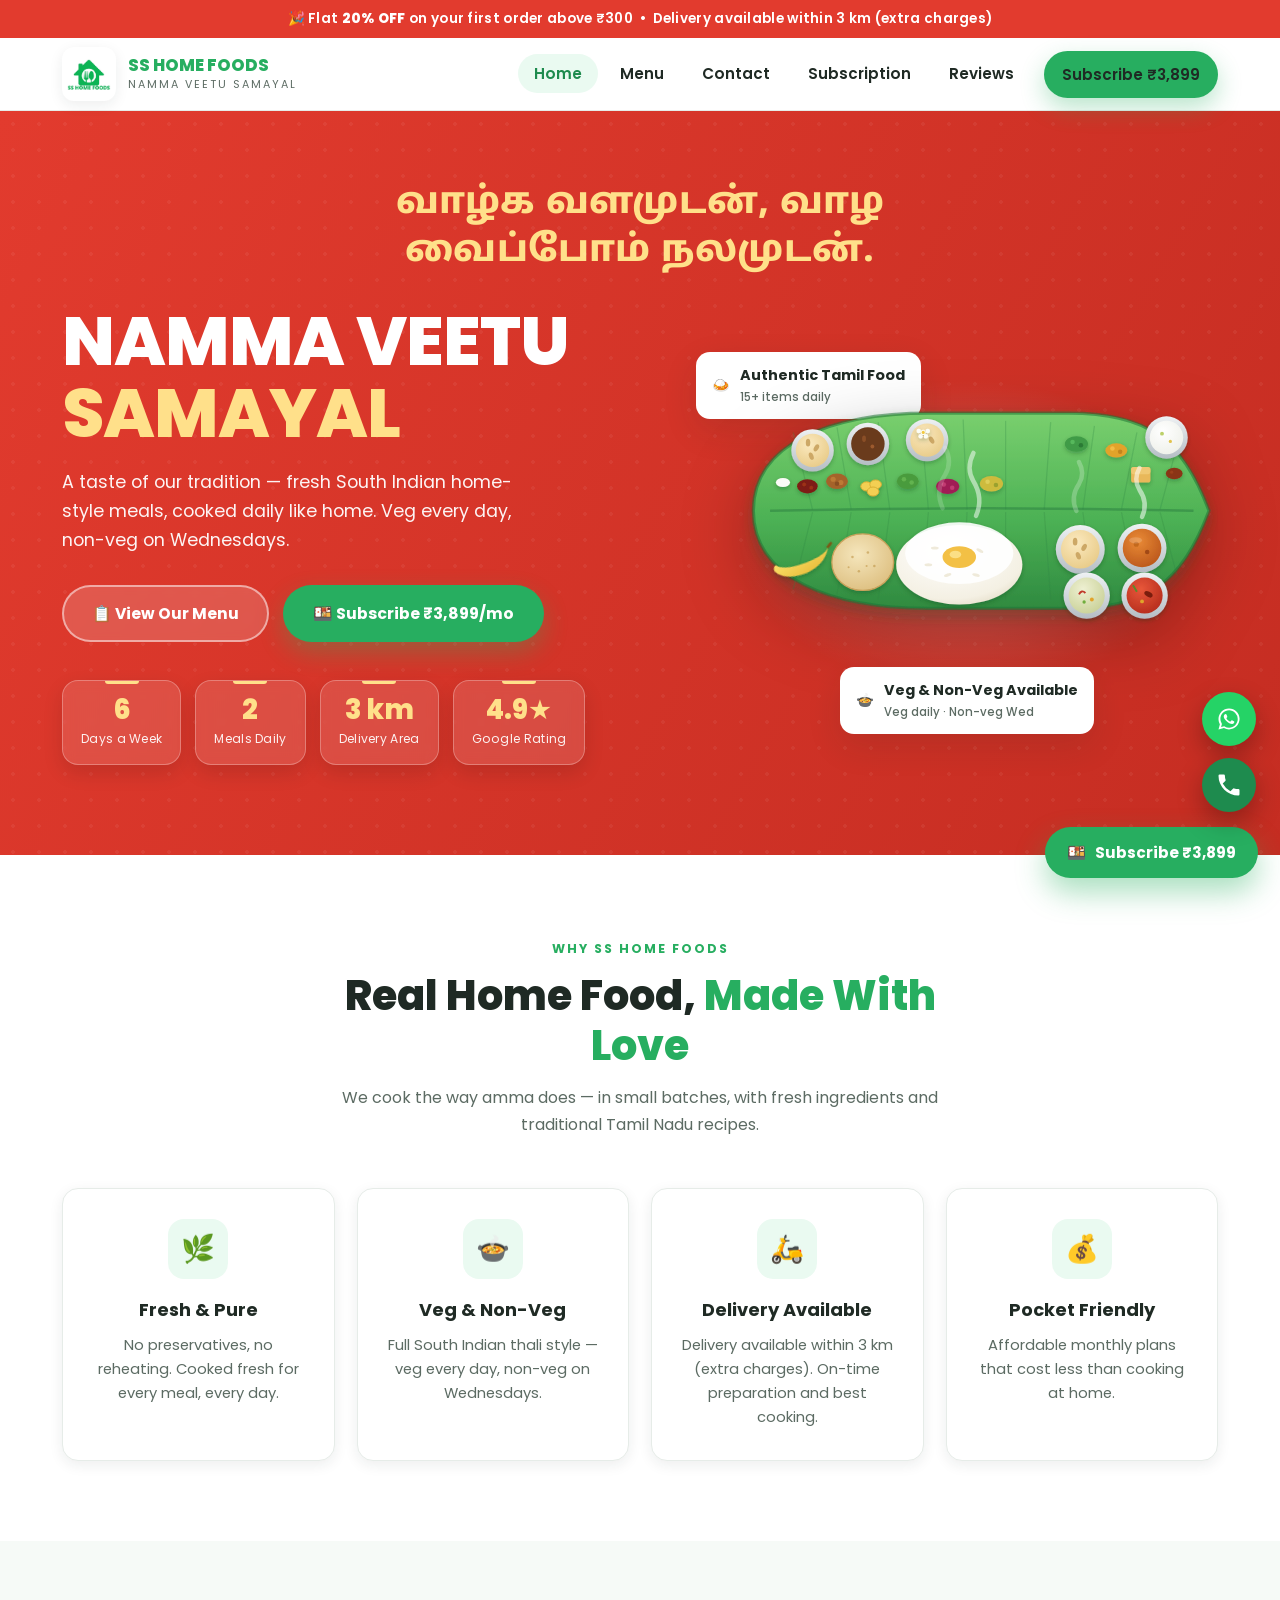
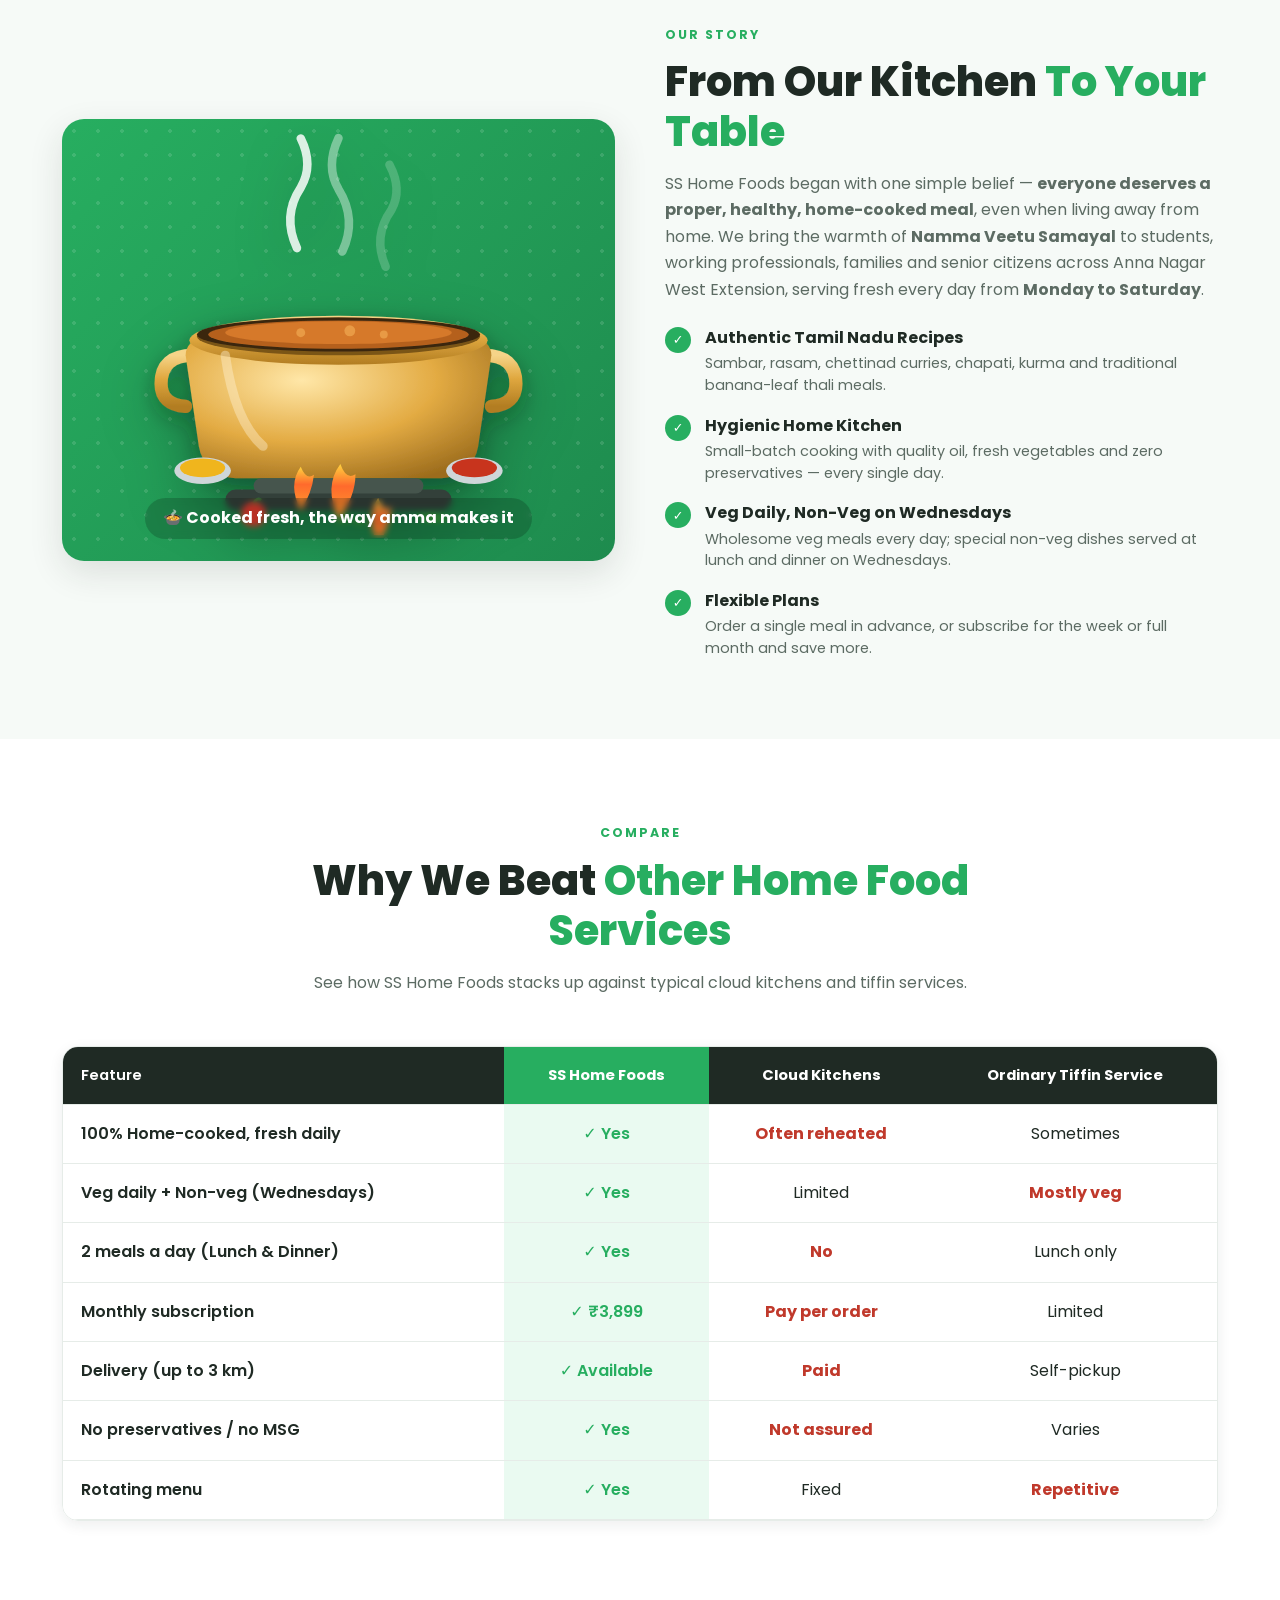
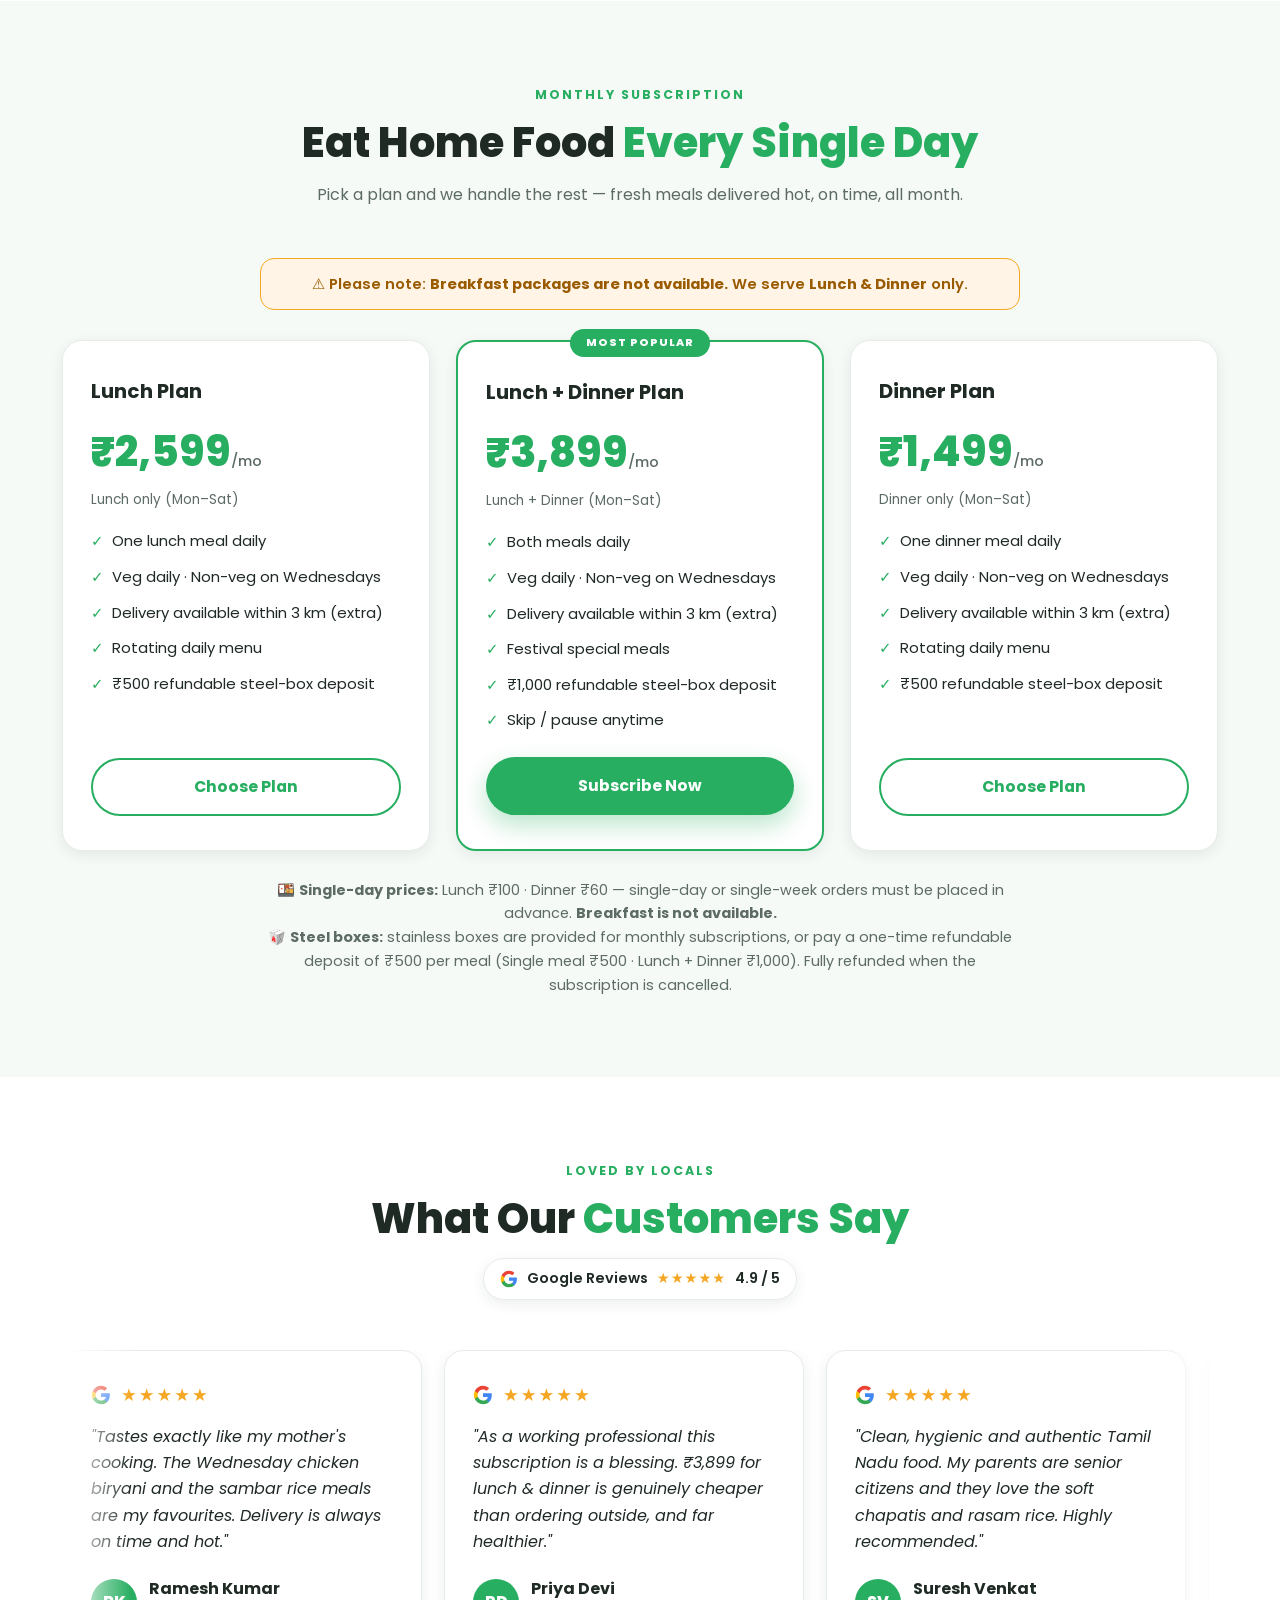
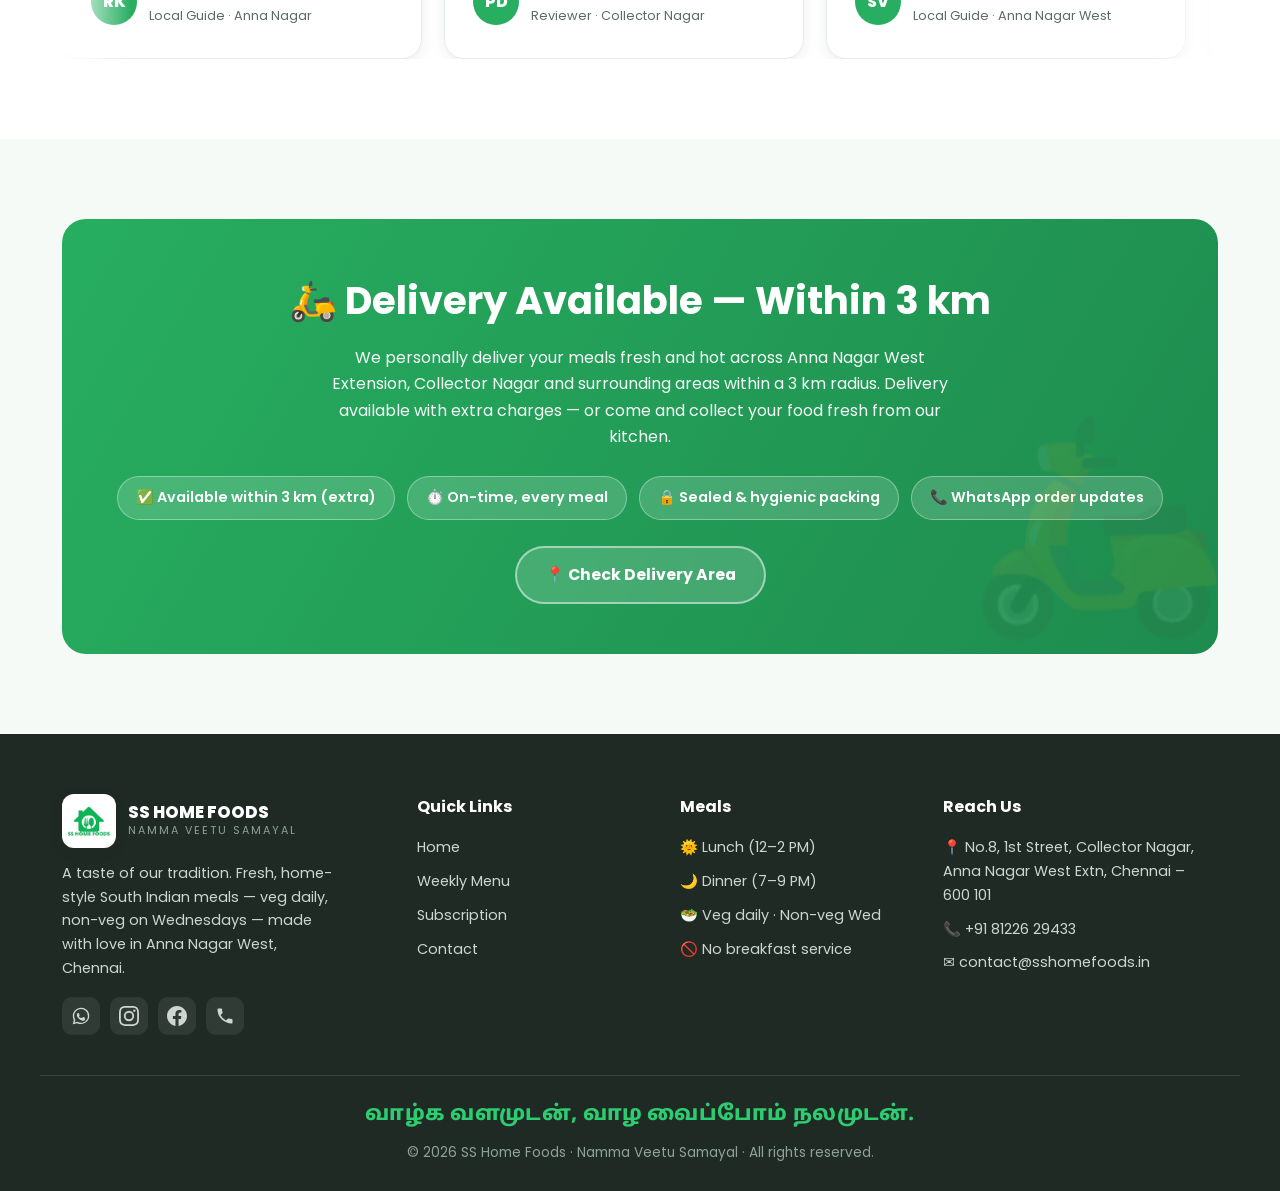
<file: index.html>
<!DOCTYPE html>
<html lang="en">
<head>
  <meta charset="UTF-8" />
  <meta name="viewport" content="width=device-width, initial-scale=1.0" />
  <title>SS Home Foods — Namma Veetu Samayal | Home-Style Indian Meals, Anna Nagar Chennai</title>
  <meta name="description" content="SS Home Foods serves fresh, home-style South Indian veg & non-veg lunch and dinner in Anna Nagar West, Chennai. Monthly meal subscriptions from ₹3,899. Breakfast not available. Delivery available within 3 km (extra charges apply)." />
  <link rel="icon" type="image/jpeg" href="assets/logo.jpeg" />
  <link rel="preconnect" href="https://fonts.googleapis.com" />
  <link rel="preconnect" href="https://fonts.gstatic.com" crossorigin />
  <link href="https://fonts.googleapis.com/css2?family=Noto+Sans+Tamil:wght@600;700;800&family=Poppins:wght@400;500;600;700;800&display=swap" rel="stylesheet" />
  <link rel="stylesheet" href="css/style.css" />
</head>
<body>

  <!-- ================= TOP BAR ================= -->
  <div class="topbar">🎉 Flat <span>20% OFF</span> on your first order above ₹300 &nbsp;•&nbsp; Delivery available within 3 km (extra charges)</div>

  <!-- ================= HEADER ================= -->
  <header class="header">
    <div class="container nav">
      <a class="brand" href="index.html">
        <img src="assets/logo.jpeg" alt="SS Home Foods" />
        <span class="brand-text"><strong>SS HOME FOODS</strong><small>Namma Veetu Samayal</small></span>
      </a>
      <button class="hamburger" id="hamburger" aria-label="Menu"><span></span><span></span><span></span></button>
      <ul class="nav-links" id="navLinks">
        <li><a href="index.html" class="active">Home</a></li>
        <li><a href="menu.html">Menu</a></li>
        <li><a href="contact.html">Contact</a></li>
        <li><a href="#plans">Subscription</a></li>
        <li><a href="#reviews">Reviews</a></li>
        <li class="nav-cta"><a class="btn btn--primary" href="#" data-open-sub>Subscribe ₹3,899</a></li>
      </ul>
    </div>
    <div class="nav-overlay" id="navOverlay"></div>
  </header>

  <!-- ================= HERO ================= -->
  <section class="hero">
    <div class="container">
      <div class="hero-tamil tamil">வாழ்க வளமுடன், வாழ வைப்போம் நலமுடன்.</div>
      <div class="hero-grid">
      <div class="hero-copy">
        <h1>NAMMA VEETU <em>SAMAYAL</em></h1>
        <p class="hero-tag">A taste of our tradition — fresh South Indian home-style meals, cooked daily like home. Veg every day, non-veg on Wednesdays.</p>
        <div class="hero-actions">
          <a class="btn btn--light" href="menu.html">📋 View Our Menu</a>
          <a class="btn btn--primary" href="#" data-open-sub>🍱 Subscribe ₹3,899/mo</a>
        </div>
        <div class="hero-stats">
          <div><strong>6</strong><span>Days a Week</span></div>
          <div><strong>2</strong><span>Meals Daily</span></div>
          <div><strong>3 km</strong><span>Delivery Area</span></div>
          <div><strong>4.9★</strong><span>Google Rating</span></div>
        </div>
      </div>
      <div class="hero-plate">
        <div class="leaf-wrap"><img src="assets/tamil-thali.svg" alt="Traditional Tamil Nadu banana leaf sadhya meals" /></div>
        <div class="float-card fc1">🍛 <div>Authentic Tamil Food<small>15+ items daily</small></div></div>
        <div class="float-card fc2">🍲 <div>Veg &amp; Non-Veg Available<small>Veg daily · Non-veg Wed</small></div></div>
      </div>
      </div>
    </div>
  </section>

  <!-- ================= FEATURES ================= -->
  <section class="section">
    <div class="container">
      <div class="section-head">
        <span class="eyebrow">Why SS Home Foods</span>
        <h2 class="section-title">Real Home Food, <span>Made With Love</span></h2>
        <p>We cook the way amma does — in small batches, with fresh ingredients and traditional Tamil Nadu recipes.</p>
      </div>
      <div class="cards">
        <div class="card"><div class="ic">🌿</div><h3>Fresh & Pure</h3><p>No preservatives, no reheating. Cooked fresh for every meal, every day.</p></div>
        <div class="card"><div class="ic">🍲</div><h3>Veg & Non-Veg</h3><p>Full South Indian thali style — veg every day, non-veg on Wednesdays.</p></div>
        <div class="card"><div class="ic">🛵</div><h3>Delivery Available</h3><p>Delivery available within 3 km (extra charges). On-time preparation and best cooking.</p></div>
        <div class="card"><div class="ic">💰</div><h3>Pocket Friendly</h3><p>Affordable monthly plans that cost less than cooking at home.</p></div>
      </div>
    </div>
  </section>

  <!-- ================= ABOUT SPLIT ================= -->
  <section class="section section--soft">
    <div class="container split">
      <div class="split-media">
        <img src="assets/home-cooking.svg" alt="Traditional home cooking pot on a stove" />
        <div class="cap">🍲 Cooked fresh, the way amma makes it</div>
      </div>
      <div>
        <span class="eyebrow">Our Story</span>
        <h2 class="section-title">From Our Kitchen <span>To Your Table</span></h2>
        <p style="color:var(--muted)">SS Home Foods began with one simple belief — <strong>everyone deserves a proper, healthy, home-cooked meal</strong>, even when living away from home. We bring the warmth of <strong>Namma Veetu Samayal</strong> to students, working professionals, families and senior citizens across Anna Nagar West Extension, serving fresh every day from <strong>Monday to Saturday</strong>.</p>
        <ul class="check-list">
          <li><div><b>Authentic Tamil Nadu Recipes</b><span>Sambar, rasam, chettinad curries, chapati, kurma and traditional banana-leaf thali meals.</span></div></li>
          <li><div><b>Hygienic Home Kitchen</b><span>Small-batch cooking with quality oil, fresh vegetables and zero preservatives — every single day.</span></div></li>
          <li><div><b>Veg Daily, Non-Veg on Wednesdays</b><span>Wholesome veg meals every day; special non-veg dishes served at lunch and dinner on Wednesdays.</span></div></li>
          <li><div><b>Flexible Plans</b><span>Order a single meal in advance, or subscribe for the week or full month and save more.</span></div></li>
        </ul>
      </div>
    </div>
  </section>

  <!-- ================= COMPARISON ================= -->
  <section class="section">
    <div class="container">
      <div class="section-head">
        <span class="eyebrow">Compare</span>
        <h2 class="section-title">Why We Beat <span>Other Home Food Services</span></h2>
        <p>See how SS Home Foods stacks up against typical cloud kitchens and tiffin services.</p>
      </div>
      <div class="compare-wrap">
        <table class="compare">
          <thead>
            <tr>
              <th>Feature</th>
              <th class="us">SS Home Foods</th>
              <th>Cloud Kitchens</th>
              <th>Ordinary Tiffin Service</th>
            </tr>
          </thead>
          <tbody>
            <tr><td>100% Home-cooked, fresh daily</td><td class="us-col yes">✓ Yes</td><td class="no">Often reheated</td><td>Sometimes</td></tr>
            <tr><td>Veg daily + Non-veg (Wednesdays)</td><td class="us-col yes">✓ Yes</td><td>Limited</td><td class="no">Mostly veg</td></tr>
            <tr><td>2 meals a day (Lunch &amp; Dinner)</td><td class="us-col yes">✓ Yes</td><td class="no">No</td><td>Lunch only</td></tr>
            <tr><td>Monthly subscription</td><td class="us-col yes">✓ ₹3,899</td><td class="no">Pay per order</td><td>Limited</td></tr>
            <tr><td>Delivery (up to 3 km)</td><td class="us-col yes">✓ Available</td><td class="no">Paid</td><td>Self-pickup</td></tr>
            <tr><td>No preservatives / no MSG</td><td class="us-col yes">✓ Yes</td><td class="no">Not assured</td><td>Varies</td></tr>
            <tr><td>Rotating menu</td><td class="us-col yes">✓ Yes</td><td>Fixed</td><td class="no">Repetitive</td></tr>
          </tbody>
        </table>
      </div>
    </div>
  </section>

  <!-- ================= PLANS / SUBSCRIPTION ================= -->
  <section class="section section--soft" id="plans">
    <div class="container">
      <div class="section-head">
        <span class="eyebrow">Monthly Subscription</span>
        <h2 class="section-title">Eat Home Food <span>Every Single Day</span></h2>
        <p>Pick a plan and we handle the rest — fresh meals delivered hot, on time, all month.</p>
      </div>
      <div class="no-bf-note">⚠️ Please note: <strong>Breakfast packages are not available.</strong> We serve <strong>Lunch &amp; Dinner</strong> only.</div>
      <div class="plans">
        <div class="plan">
          <h3>Lunch Plan</h3>
          <div class="price">₹2,599<small>/mo</small></div>
          <div class="per">Lunch only (Mon–Sat)</div>
          <ul>
            <li>One lunch meal daily</li>
            <li>Veg daily · Non-veg on Wednesdays</li>
            <li>Delivery available within 3 km (extra)</li>
            <li>Rotating daily menu</li>
            <li>₹500 refundable steel-box deposit</li>
          </ul>
          <a class="btn btn--ghost" href="#" data-open-sub>Choose Plan</a>
        </div>
        <div class="plan featured">
          <h3>Lunch + Dinner Plan</h3>
          <div class="price">₹3,899<small>/mo</small></div>
          <div class="per">Lunch + Dinner (Mon–Sat)</div>
          <ul>
            <li>Both meals daily</li>
            <li>Veg daily · Non-veg on Wednesdays</li>
            <li>Delivery available within 3 km (extra)</li>
            <li>Festival special meals</li>
            <li>₹1,000 refundable steel-box deposit</li>
            <li>Skip / pause anytime</li>
          </ul>
          <a class="btn btn--primary" href="#" data-open-sub>Subscribe Now</a>
        </div>
        <div class="plan">
          <h3>Dinner Plan</h3>
          <div class="price">₹1,499<small>/mo</small></div>
          <div class="per">Dinner only (Mon–Sat)</div>
          <ul>
            <li>One dinner meal daily</li>
            <li>Veg daily · Non-veg on Wednesdays</li>
            <li>Delivery available within 3 km (extra)</li>
            <li>Rotating daily menu</li>
            <li>₹500 refundable steel-box deposit</li>
          </ul>
          <a class="btn btn--ghost" href="#" data-open-sub>Choose Plan</a>
        </div>
      </div>
      <p style="color:var(--muted);max-width:760px;margin:28px auto 0;text-align:center;font-size:.9rem">
        🍱 <strong>Single-day prices:</strong> Lunch ₹100 · Dinner ₹60 — single-day or single-week orders must be placed in advance. <strong>Breakfast is not available.</strong><br>
        🥡 <strong>Steel boxes:</strong> stainless boxes are provided for monthly subscriptions, or pay a one-time refundable deposit of ₹500 per meal (Single meal ₹500 · Lunch + Dinner ₹1,000). Fully refunded when the subscription is cancelled.
      </p>
    </div>
  </section>

  <!-- ================= REVIEWS SLIDER ================= -->
  <section class="section" id="reviews">
    <div class="container">
      <div class="section-head">
        <span class="eyebrow">Loved by Locals</span>
        <h2 class="section-title">What Our <span>Customers Say</span></h2>
        <div class="reviews-head">
          <span class="gmaps-pill">
            <svg width="18" height="18" viewBox="0 0 24 24"><path fill="#4285F4" d="M22.56 12.25c0-.78-.07-1.53-.2-2.25H12v4.26h5.92a5.06 5.06 0 0 1-2.2 3.32v2.77h3.57c2.08-1.92 3.27-4.74 3.27-8.1Z"/><path fill="#34A853" d="M12 23c2.97 0 5.46-.98 7.28-2.66l-3.57-2.77c-.98.66-2.23 1.06-3.71 1.06-2.86 0-5.29-1.93-6.16-4.53H2.18v2.84A11 11 0 0 0 12 23Z"/><path fill="#FBBC05" d="M5.84 14.1a6.6 6.6 0 0 1 0-4.2V7.06H2.18a11 11 0 0 0 0 9.88l3.66-2.84Z"/><path fill="#EA4335" d="M12 5.38c1.62 0 3.06.56 4.21 1.64l3.15-3.15C17.46 2.09 14.97 1 12 1 7.7 1 3.99 3.47 2.18 7.06l3.66 2.84C6.71 7.3 9.14 5.38 12 5.38Z"/></svg>
            Google Reviews <span class="stars">★★★★★</span> 4.9 / 5
          </span>
        </div>
      </div>

      <div class="reviews-marquee">
        <div class="marquee-track" id="reviewMarquee">
          <div class="review"><div class="review-card">
            <div class="r-head"><svg class="g-logo" width="20" height="20" viewBox="0 0 24 24"><path fill="#4285F4" d="M22.56 12.25c0-.78-.07-1.53-.2-2.25H12v4.26h5.92a5.06 5.06 0 0 1-2.2 3.32v2.77h3.57c2.08-1.92 3.27-4.74 3.27-8.1Z"/><path fill="#34A853" d="M12 23c2.97 0 5.46-.98 7.28-2.66l-3.57-2.77c-.98.66-2.23 1.06-3.71 1.06-2.86 0-5.29-1.93-6.16-4.53H2.18v2.84A11 11 0 0 0 12 23Z"/><path fill="#FBBC05" d="M5.84 14.1a6.6 6.6 0 0 1 0-4.2V7.06H2.18a11 11 0 0 0 0 9.88l3.66-2.84Z"/><path fill="#EA4335" d="M12 5.38c1.62 0 3.06.56 4.21 1.64l3.15-3.15C17.46 2.09 14.97 1 12 1 7.7 1 3.99 3.47 2.18 7.06l3.66 2.84C6.71 7.3 9.14 5.38 12 5.38Z"/></svg><span class="stars">★★★★★</span></div>
            <p class="quote">"Tastes exactly like my mother's cooking. The Wednesday chicken biryani and the sambar rice meals are my favourites. Delivery is always on time and hot."</p>
            <div class="review-meta"><div class="avatar">RK</div><div style="text-align:left"><b>Ramesh Kumar</b><span>Local Guide · Anna Nagar</span></div></div>
          </div></div>
          <div class="review"><div class="review-card">
            <div class="r-head"><svg class="g-logo" width="20" height="20" viewBox="0 0 24 24"><path fill="#4285F4" d="M22.56 12.25c0-.78-.07-1.53-.2-2.25H12v4.26h5.92a5.06 5.06 0 0 1-2.2 3.32v2.77h3.57c2.08-1.92 3.27-4.74 3.27-8.1Z"/><path fill="#34A853" d="M12 23c2.97 0 5.46-.98 7.28-2.66l-3.57-2.77c-.98.66-2.23 1.06-3.71 1.06-2.86 0-5.29-1.93-6.16-4.53H2.18v2.84A11 11 0 0 0 12 23Z"/><path fill="#FBBC05" d="M5.84 14.1a6.6 6.6 0 0 1 0-4.2V7.06H2.18a11 11 0 0 0 0 9.88l3.66-2.84Z"/><path fill="#EA4335" d="M12 5.38c1.62 0 3.06.56 4.21 1.64l3.15-3.15C17.46 2.09 14.97 1 12 1 7.7 1 3.99 3.47 2.18 7.06l3.66 2.84C6.71 7.3 9.14 5.38 12 5.38Z"/></svg><span class="stars">★★★★★</span></div>
            <p class="quote">"As a working professional this subscription is a blessing. ₹3,899 for lunch &amp; dinner is genuinely cheaper than ordering outside, and far healthier."</p>
            <div class="review-meta"><div class="avatar">PD</div><div style="text-align:left"><b>Priya Devi</b><span>Reviewer · Collector Nagar</span></div></div>
          </div></div>
          <div class="review"><div class="review-card">
            <div class="r-head"><svg class="g-logo" width="20" height="20" viewBox="0 0 24 24"><path fill="#4285F4" d="M22.56 12.25c0-.78-.07-1.53-.2-2.25H12v4.26h5.92a5.06 5.06 0 0 1-2.2 3.32v2.77h3.57c2.08-1.92 3.27-4.74 3.27-8.1Z"/><path fill="#34A853" d="M12 23c2.97 0 5.46-.98 7.28-2.66l-3.57-2.77c-.98.66-2.23 1.06-3.71 1.06-2.86 0-5.29-1.93-6.16-4.53H2.18v2.84A11 11 0 0 0 12 23Z"/><path fill="#FBBC05" d="M5.84 14.1a6.6 6.6 0 0 1 0-4.2V7.06H2.18a11 11 0 0 0 0 9.88l3.66-2.84Z"/><path fill="#EA4335" d="M12 5.38c1.62 0 3.06.56 4.21 1.64l3.15-3.15C17.46 2.09 14.97 1 12 1 7.7 1 3.99 3.47 2.18 7.06l3.66 2.84C6.71 7.3 9.14 5.38 12 5.38Z"/></svg><span class="stars">★★★★★</span></div>
            <p class="quote">"Clean, hygienic and authentic Tamil Nadu food. My parents are senior citizens and they love the soft chapatis and rasam rice. Highly recommended."</p>
            <div class="review-meta"><div class="avatar">SV</div><div style="text-align:left"><b>Suresh Venkat</b><span>Local Guide · Anna Nagar West</span></div></div>
          </div></div>
          <div class="review"><div class="review-card">
            <div class="r-head"><svg class="g-logo" width="20" height="20" viewBox="0 0 24 24"><path fill="#4285F4" d="M22.56 12.25c0-.78-.07-1.53-.2-2.25H12v4.26h5.92a5.06 5.06 0 0 1-2.2 3.32v2.77h3.57c2.08-1.92 3.27-4.74 3.27-8.1Z"/><path fill="#34A853" d="M12 23c2.97 0 5.46-.98 7.28-2.66l-3.57-2.77c-.98.66-2.23 1.06-3.71 1.06-2.86 0-5.29-1.93-6.16-4.53H2.18v2.84A11 11 0 0 0 12 23Z"/><path fill="#FBBC05" d="M5.84 14.1a6.6 6.6 0 0 1 0-4.2V7.06H2.18a11 11 0 0 0 0 9.88l3.66-2.84Z"/><path fill="#EA4335" d="M12 5.38c1.62 0 3.06.56 4.21 1.64l3.15-3.15C17.46 2.09 14.97 1 12 1 7.7 1 3.99 3.47 2.18 7.06l3.66 2.84C6.71 7.3 9.14 5.38 12 5.38Z"/></svg><span class="stars">★★★★☆</span></div>
            <p class="quote">"Great variety through the week so you never get bored. The Wednesday non-veg chettinad meals are top class. Packaging is neat and leak-proof too."</p>
            <div class="review-meta"><div class="avatar">AM</div><div style="text-align:left"><b>Anitha M</b><span>Reviewer · Anna Nagar West</span></div></div>
          </div></div>
          <div class="review"><div class="review-card">
            <div class="r-head"><svg class="g-logo" width="20" height="20" viewBox="0 0 24 24"><path fill="#4285F4" d="M22.56 12.25c0-.78-.07-1.53-.2-2.25H12v4.26h5.92a5.06 5.06 0 0 1-2.2 3.32v2.77h3.57c2.08-1.92 3.27-4.74 3.27-8.1Z"/><path fill="#34A853" d="M12 23c2.97 0 5.46-.98 7.28-2.66l-3.57-2.77c-.98.66-2.23 1.06-3.71 1.06-2.86 0-5.29-1.93-6.16-4.53H2.18v2.84A11 11 0 0 0 12 23Z"/><path fill="#FBBC05" d="M5.84 14.1a6.6 6.6 0 0 1 0-4.2V7.06H2.18a11 11 0 0 0 0 9.88l3.66-2.84Z"/><path fill="#EA4335" d="M12 5.38c1.62 0 3.06.56 4.21 1.64l3.15-3.15C17.46 2.09 14.97 1 12 1 7.7 1 3.99 3.47 2.18 7.06l3.66 2.84C6.71 7.3 9.14 5.38 12 5.38Z"/></svg><span class="stars">★★★★★</span></div>
            <p class="quote">"Best home food service in Anna Nagar West. Ordered for a family function and everyone asked who the caterer was. Will order again!"</p>
            <div class="review-meta"><div class="avatar">JN</div><div style="text-align:left"><b>Jagan Nathan</b><span>Local Guide · Chennai</span></div></div>
          </div></div>
        </div>
      </div>
    </div>
  </section>

  <!-- ================= DELIVERY STRIP ================= -->
  <section class="section section--soft">
    <div class="container">
      <div class="delivery">
        <h2>🛵 Delivery Available — Within 3 km</h2>
        <p>We personally deliver your meals fresh and hot across Anna Nagar West Extension, Collector Nagar and surrounding areas within a 3 km radius. Delivery available with extra charges — or come and collect your food fresh from our kitchen.</p>
        <div class="pills">
          <span>✅ Available within 3 km (extra)</span>
          <span>⏱️ On-time, every meal</span>
          <span>🔒 Sealed & hygienic packing</span>
          <span>📞 WhatsApp order updates</span>
        </div>
        <div style="margin-top:26px">
          <a class="btn btn--light" href="contact.html">📍 Check Delivery Area</a>
        </div>
      </div>
    </div>
  </section>

  <!-- ================= FOOTER ================= -->
  <footer class="footer" id="contact-foot">
    <div class="container footer-grid">
      <div>
        <a class="brand" href="index.html">
          <img src="assets/logo.jpeg" alt="SS Home Foods" />
          <span class="brand-text"><strong>SS HOME FOODS</strong><small>Namma Veetu Samayal</small></span>
        </a>
        <p>A taste of our tradition. Fresh, home-style South Indian meals — veg daily, non-veg on Wednesdays — made with love in Anna Nagar West, Chennai.</p>
        <div class="socials">
          <a href="https://wa.me/918122629433" target="_blank" rel="noopener" aria-label="WhatsApp"><svg viewBox="0 0 24 24" width="20" height="20" fill="currentColor"><path d="M12.04 2C6.58 2 2.13 6.45 2.13 11.91c0 1.75.46 3.38 1.26 4.8L2.05 22l5.43-1.43c1.38.75 2.95 1.17 4.56 1.17 5.46 0 9.91-4.45 9.91-9.91 0-2.65-1.03-5.14-2.9-7.01A9.86 9.86 0 0 0 12.04 2zm0 18.16c-1.47 0-2.91-.4-4.17-1.14l-.3-.18-3.12.82.83-3.04-.2-.31a8.26 8.26 0 0 1-1.26-4.4c0-4.54 3.7-8.24 8.24-8.24 2.2 0 4.27.86 5.82 2.42A8.19 8.19 0 0 1 20.27 12c0 4.54-3.7 8.16-8.23 8.16zm4.52-6.16c-.25-.12-1.47-.72-1.69-.8-.23-.09-.39-.12-.56.12-.17.25-.64.8-.78.96-.14.17-.29.19-.54.06-.25-.12-1.05-.39-2-.12-.74-.65-1.23-1.47-1.38-1.72-.14-.25-.01-.38.11-.51.11-.11.25-.29.37-.43.13-.14.17-.25.25-.41.08-.17.04-.31-.02-.43-.06-.12-.56-1.34-.76-1.84-.2-.48-.41-.42-.56-.43l-.48-.01c-.17 0-.43.06-.66.31-.22.25-.86.85-.86 2.07 0 1.22.88 2.4 1 2.56.13.17 1.74 2.66 4.22 3.73.59.26 1.05.41 1.4.52.59.19 1.13.16 1.55.1.47-.07 1.46-.6 1.67-1.17.2-.57.2-1.06.14-1.17-.06-.11-.22-.17-.47-.29z"/></svg></a>
          <a href="#" aria-label="Instagram"><svg viewBox="0 0 24 24" width="20" height="20" fill="currentColor"><path d="M12 2.163c3.204 0 3.584.012 4.85.07 3.252.148 4.771 1.691 4.919 4.919.058 1.265.069 1.645.069 4.849 0 3.205-.012 3.584-.069 4.849-.149 3.225-1.664 4.771-4.919 4.919-1.266.058-1.644.07-4.85.07-3.204 0-3.584-.012-4.849-.07-3.26-.149-4.771-1.699-4.919-4.92-.058-1.265-.07-1.644-.07-4.849 0-3.204.013-3.583.07-4.849.149-3.227 1.664-4.771 4.919-4.919 1.266-.057 1.645-.069 4.849-.069zM12 0C8.741 0 8.333.014 7.053.072 2.695.272.273 2.69.073 7.052.014 8.333 0 8.741 0 12c0 3.259.014 3.668.072 4.948.2 4.358 2.618 6.78 6.98 6.98C8.333 23.986 8.741 24 12 24c3.259 0 3.668-.014 4.948-.072 4.354-.2 6.782-2.618 6.979-6.98.059-1.28.073-1.689.073-4.948 0-3.259-.014-3.667-.072-4.947-.196-4.354-2.617-6.78-6.979-6.98C15.668.014 15.259 0 12 0zm0 5.838a6.162 6.162 0 1 0 0 12.324 6.162 6.162 0 0 0 0-12.324zM12 16a4 4 0 1 1 0-8 4 4 0 0 1 0 8zm6.406-11.845a1.44 1.44 0 1 0 0 2.881 1.44 1.44 0 0 0 0-2.881z"/></svg></a>
          <a href="#" aria-label="Facebook"><svg viewBox="0 0 24 24" width="20" height="20" fill="currentColor"><path d="M24 12.073c0-6.627-5.373-12-12-12s-12 5.373-12 12c0 5.99 4.388 10.954 10.125 11.854v-8.385H7.078v-3.47h3.047V9.43c0-3.007 1.792-4.669 4.533-4.669 1.312 0 2.686.235 2.686.235v2.953H15.83c-1.491 0-1.956.925-1.956 1.874v2.25h3.328l-.532 3.47h-2.796v8.385C19.612 23.027 24 18.062 24 12.073z"/></svg></a>
          <a href="tel:+918122629433" aria-label="Call us"><svg viewBox="0 0 24 24" width="20" height="20" fill="currentColor"><path d="M6.62 10.79a15.53 15.53 0 0 0 6.59 6.59l2.2-2.2a1 1 0 0 1 1.02-.24c1.12.37 2.33.57 3.57.57a1 1 0 0 1 1 1V20a1 1 0 0 1-1 1A17 17 0 0 1 3 4a1 1 0 0 1 1-1h3.5a1 1 0 0 1 1 1c0 1.24.2 2.45.57 3.57a1 1 0 0 1-.24 1.02l-2.2 2.2z"/></svg></a>
        </div>
      </div>
      <div>
        <h5>Quick Links</h5>
        <ul>
          <li><a href="index.html">Home</a></li>
          <li><a href="menu.html">Weekly Menu</a></li>
          <li><a href="#plans">Subscription</a></li>
          <li><a href="contact.html">Contact</a></li>
        </ul>
      </div>
      <div>
        <h5>Meals</h5>
        <ul>
          <li>🌞 Lunch (12–2 PM)</li>
          <li>🌙 Dinner (7–9 PM)</li>
          <li>🥗 Veg daily · Non-veg Wed</li>
          <li>🚫 No breakfast service</li>
        </ul>
      </div>
      <div>
        <h5>Reach Us</h5>
        <ul>
          <li>📍 No.8, 1st Street, Collector Nagar, Anna Nagar West Extn, Chennai – 600&nbsp;101</li>
          <li>📞 <a href="tel:+918122629433">+91 81226 29433</a></li>
          <li>✉️ <a href="mailto:contact@sshomefoods.in">contact@sshomefoods.in</a></li>
        </ul>
      </div>
    </div>
    <div class="container footer-bottom">
      <div class="footer-tamil">வாழ்க வளமுடன், வாழ வைப்போம் நலமுடன்.</div>
      © <span id="year">2026</span> SS Home Foods · Namma Veetu Samayal · All rights reserved.
    </div>
  </footer>

  <!-- ================= FLOATING SUBSCRIBE FAB ================= -->
  <!-- ================= FLOATING WHATSAPP + CALL ================= -->
  <div class="fab-stack">
    <a class="fab-btn fab-wa" href="https://wa.me/918122629433" target="_blank" rel="noopener" aria-label="Chat on WhatsApp" title="Chat on WhatsApp">
      <svg viewBox="0 0 32 32" fill="#fff" aria-hidden="true"><path d="M16.04 4C9.4 4 4 9.4 4 16.04c0 2.12.56 4.13 1.6 5.93L4 28l6.2-1.62a11.95 11.95 0 0 0 5.84 1.5h.01c6.64 0 12.04-5.4 12.04-12.04C28.09 9.4 22.68 4 16.04 4zm0 21.86h-.01c-1.78 0-3.52-.48-5.04-1.38l-.36-.21-3.68.96.98-3.59-.24-.37a9.86 9.86 0 0 1-1.51-5.26c0-5.46 4.45-9.9 9.92-9.9 2.65 0 5.14 1.03 7.01 2.9a9.85 9.85 0 0 1 2.9 7.01c0 5.46-4.45 9.91-9.92 9.91zm5.45-7.42c-.3-.15-1.76-.87-2.03-.97-.27-.1-.47-.15-.67.15-.2.3-.77.97-.94 1.17-.17.2-.35.22-.65.07-.3-.15-1.26-.46-2.4-1.48-.89-.79-1.49-1.77-1.66-2.07-.17-.3-.02-.46.13-.61.13-.13.3-.35.45-.52.15-.17.2-.3.3-.5.1-.2.05-.37-.02-.52-.08-.15-.67-1.62-.92-2.22-.24-.58-.49-.5-.67-.51l-.57-.01c-.2 0-.52.07-.79.37s-1.04 1.02-1.04 2.49 1.07 2.89 1.22 3.09c.15.2 2.1 3.2 5.08 4.49.71.31 1.26.49 1.69.62.71.23 1.36.2 1.87.12.57-.09 1.76-.72 2-1.41.25-.69.25-1.28.17-1.41-.07-.13-.27-.2-.57-.35z"/></svg>
    </a>
    <a class="fab-btn fab-call" href="tel:+918122629433" aria-label="Call us" title="Call us">
      <svg viewBox="0 0 24 24" fill="#fff" aria-hidden="true"><path d="M6.62 10.79a15.53 15.53 0 0 0 6.59 6.59l2.2-2.2a1 1 0 0 1 1.02-.24c1.12.37 2.33.57 3.57.57a1 1 0 0 1 1 1V20a1 1 0 0 1-1 1A17 17 0 0 1 3 4a1 1 0 0 1 1-1h3.5a1 1 0 0 1 1 1c0 1.24.2 2.45.57 3.57a1 1 0 0 1-.24 1.02l-2.2 2.2z"/></svg>
    </a>
  </div>

  <button class="sub-fab" data-open-sub aria-label="Subscribe">🍱 <span class="lbl">Subscribe ₹3,899</span></button>

  <!-- ================= SUBSCRIPTION MODAL ================= -->
  <div class="modal-overlay" id="subModal" role="dialog" aria-modal="true" aria-label="Monthly subscription offer">
    <div class="modal">
      <button class="modal-close" data-close-sub aria-label="Close">×</button>
      <div class="modal-left">
        <span class="tag">Best Value Plan</span>
        <div class="big-price">₹3,899<small>/month</small></div>
        <div class="strike">₹5,200</div>
        <ul>
          <li>Lunch + Dinner (no breakfast)</li>
          <li>Monday to Saturday — 6 days</li>
          <li>Veg daily · Non-veg on Wednesdays</li>
          <li>Delivery available within 3 km (extra)</li>
          <li>Pause or skip anytime</li>
        </ul>
      </div>
      <div class="modal-right">
        <h3>Save big with our Lunch + Dinner Plan 🍱</h3>
        <p>Get both home-cooked meals — lunch and dinner — fresh every day Monday to Saturday for great value. Breakfast is not available. Limited slots in Anna Nagar West Extension.</p>
        <a class="btn btn--primary" href="contact.html" data-close-sub>Subscribe Now →</a>
        <a class="btn btn--ghost" href="menu.html" data-close-sub>See This Week's Menu</a>
        <p class="form-note" style="text-align:center;margin-top:8px">No lock-in · Cancel anytime</p>
      </div>
    </div>
  </div>

  <script src="js/script.js"></script>
</body>
</html>
</file>
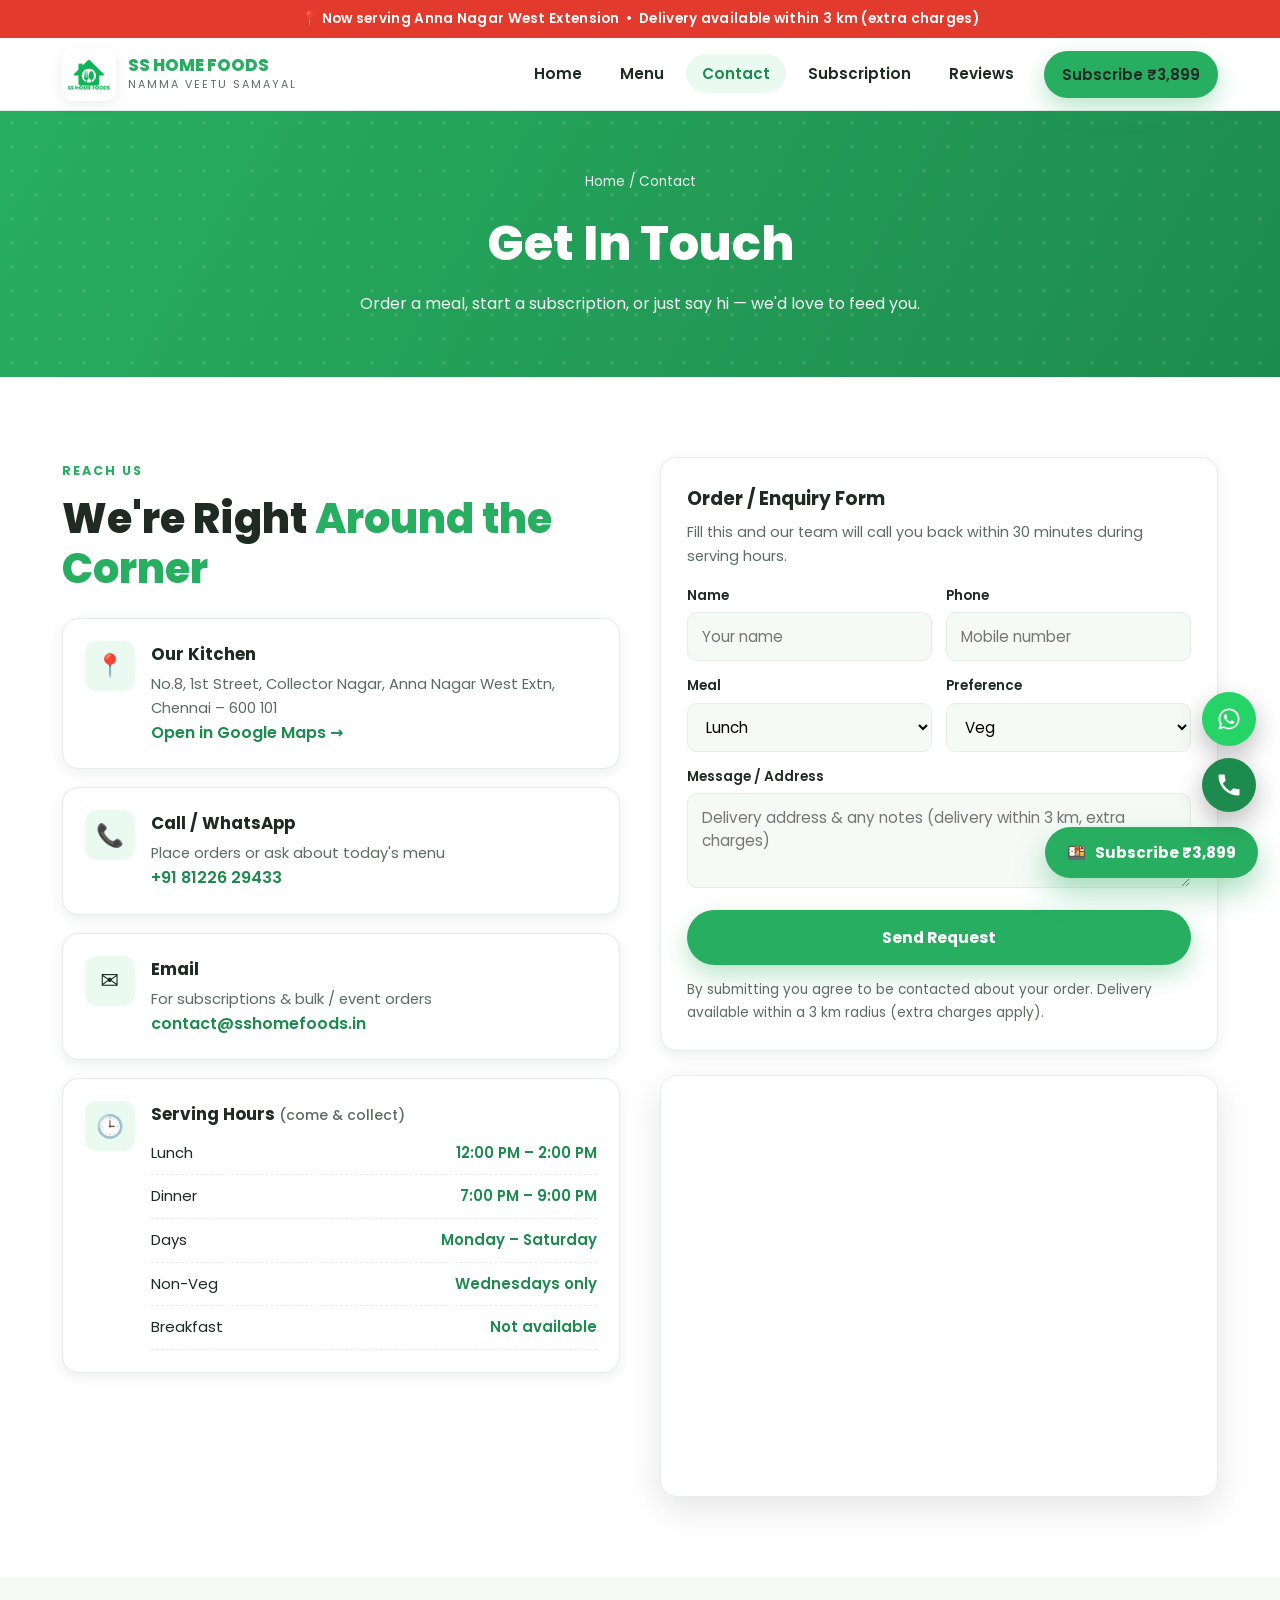
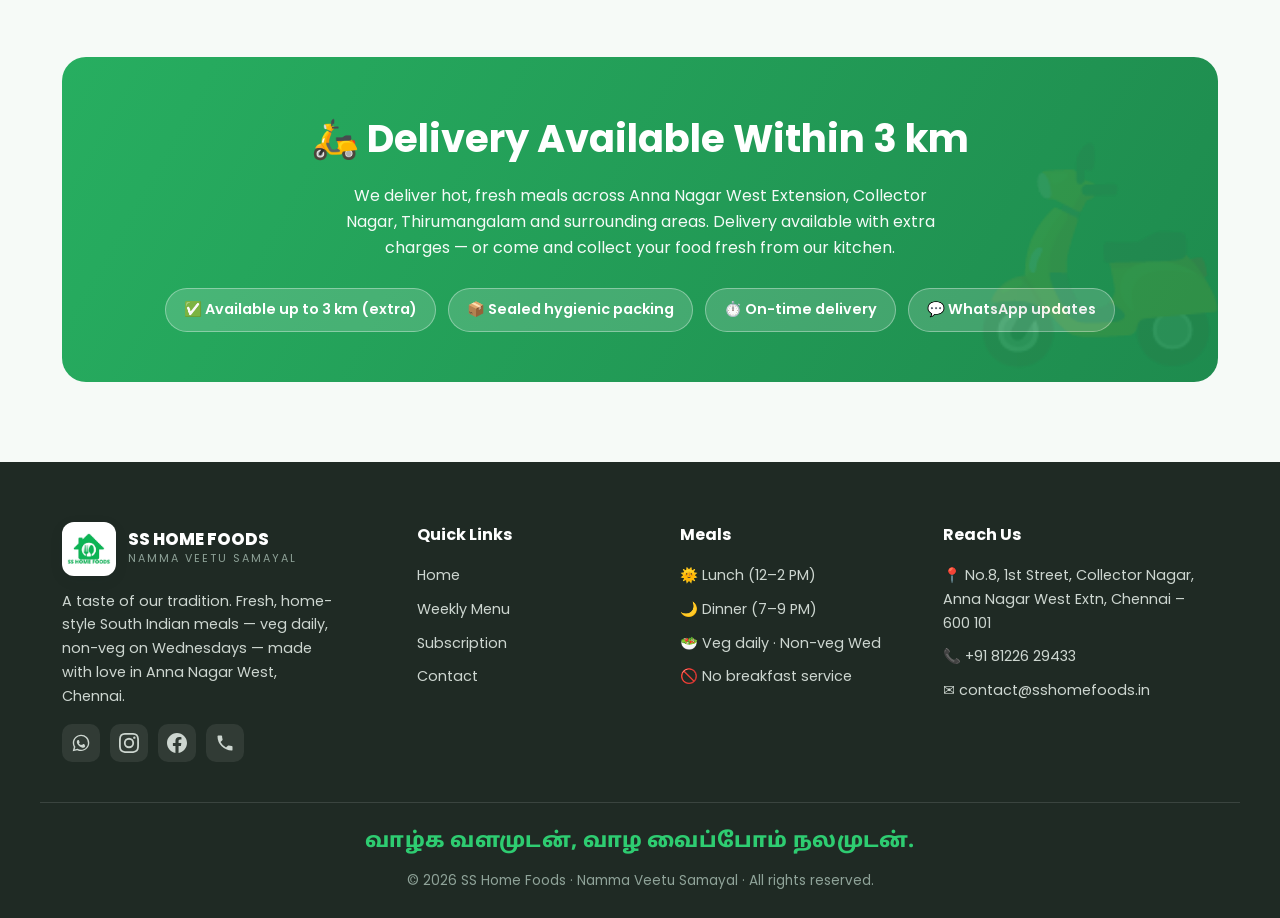
<file: contact.html>
<!DOCTYPE html>
<html lang="en">
<head>
  <meta charset="UTF-8" />
  <meta name="viewport" content="width=device-width, initial-scale=1.0" />
  <title>Contact &amp; Location — SS Home Foods | Anna Nagar West Extension, Chennai</title>
  <meta name="description" content="Contact SS Home Foods. Visit us at No.8, 1st Street, Collector Nagar, Anna Nagar West Extn, Chennai – 600 101. Delivery available within 3 km (extra charges)." />
  <link rel="icon" type="image/jpeg" href="assets/logo.jpeg" />
  <link rel="preconnect" href="https://fonts.googleapis.com" />
  <link rel="preconnect" href="https://fonts.gstatic.com" crossorigin />
  <link href="https://fonts.googleapis.com/css2?family=Noto+Sans+Tamil:wght@600;700;800&family=Poppins:wght@400;500;600;700;800&display=swap" rel="stylesheet" />
  <link rel="stylesheet" href="css/style.css" />
</head>
<body>

  <div class="topbar">📍 Now serving Anna Nagar West Extension &nbsp;•&nbsp; Delivery available within 3 km (extra charges)</div>

  <!-- HEADER -->
  <header class="header">
    <div class="container nav">
      <a class="brand" href="index.html">
        <img src="assets/logo.jpeg" alt="SS Home Foods" />
        <span class="brand-text"><strong>SS HOME FOODS</strong><small>Namma Veetu Samayal</small></span>
      </a>
      <button class="hamburger" id="hamburger" aria-label="Menu"><span></span><span></span><span></span></button>
      <ul class="nav-links" id="navLinks">
        <li><a href="index.html">Home</a></li>
        <li><a href="menu.html">Menu</a></li>
        <li><a href="contact.html" class="active">Contact</a></li>
        <li><a href="index.html#plans">Subscription</a></li>
        <li><a href="index.html#reviews">Reviews</a></li>
        <li class="nav-cta"><a class="btn btn--primary" href="#" data-open-sub>Subscribe ₹3,899</a></li>
      </ul>
    </div>
    <div class="nav-overlay" id="navOverlay"></div>
  </header>

  <!-- PAGE HERO -->
  <section class="page-hero">
    <div class="container">
      <div class="crumbs"><a href="index.html">Home</a> / Contact</div>
      <h1>Get In Touch</h1>
      <p>Order a meal, start a subscription, or just say hi — we'd love to feed you.</p>
    </div>
  </section>

  <!-- CONTACT GRID -->
  <section class="section">
    <div class="container contact-grid">
      <!-- Left: info -->
      <div>
        <span class="eyebrow">Reach Us</span>
        <h2 class="section-title" style="margin-bottom:24px">We're Right <span>Around the Corner</span></h2>

        <div class="info-card">
          <div class="ic">📍</div>
          <div>
            <h4>Our Kitchen</h4>
            <p>No.8, 1st Street, Collector Nagar, Anna Nagar West Extn, Chennai – 600&nbsp;101</p>
            <a href="https://www.google.com/maps/search/?api=1&query=No.8,+1st+Street,+Collector+Nagar,+Anna+Nagar+West+Extension,+Chennai+600101" target="_blank" rel="noopener">Open in Google Maps →</a>
          </div>
        </div>

        <div class="info-card">
          <div class="ic">📞</div>
          <div>
            <h4>Call / WhatsApp</h4>
            <p>Place orders or ask about today's menu</p>
            <a href="tel:+918122629433">+91 81226 29433</a>
          </div>
        </div>

        <div class="info-card">
          <div class="ic">✉️</div>
          <div>
            <h4>Email</h4>
            <p>For subscriptions &amp; bulk / event orders</p>
            <a href="mailto:contact@sshomefoods.in">contact@sshomefoods.in</a>
          </div>
        </div>

        <div class="info-card">
          <div class="ic">🕒</div>
          <div style="width:100%">
            <h4>Serving Hours <small style="font-weight:500;color:var(--muted)">(come &amp; collect)</small></h4>
            <ul class="hours-list">
              <li><span>Lunch</span><span>12:00 PM – 2:00 PM</span></li>
              <li><span>Dinner</span><span>7:00 PM – 9:00 PM</span></li>
              <li><span>Days</span><span>Monday – Saturday</span></li>
              <li><span>Non-Veg</span><span>Wednesdays only</span></li>
              <li><span>Breakfast</span><span>Not available</span></li>
            </ul>
          </div>
        </div>
      </div>

      <!-- Right: form + map -->
      <div>
        <div style="background:#fff;border:1px solid var(--line);border-radius:16px;padding:26px;box-shadow:var(--shadow-sm);margin-bottom:24px">
          <h3 style="margin-bottom:6px">Order / Enquiry Form</h3>
          <p style="color:var(--muted);font-size:.9rem;margin-bottom:16px">Fill this and our team will call you back within 30 minutes during serving hours.</p>
          <div class="form-ok" id="formOk">✅ Thank you! Your request has been received. We'll call you shortly.</div>
          <form class="contact-form" id="contactForm">
            <div class="row">
              <div class="field"><label for="name">Name</label><input id="name" type="text" placeholder="Your name" required /></div>
              <div class="field"><label for="phone">Phone</label><input id="phone" type="tel" placeholder="Mobile number" required /></div>
            </div>
            <div class="row">
              <div class="field">
                <label for="meal">Meal</label>
                <select id="meal">
                  <option>Lunch</option>
                  <option>Dinner</option>
                  <option>Lunch + Dinner Plan (₹3,899)</option>
                </select>
              </div>
              <div class="field">
                <label for="diet">Preference</label>
                <select id="diet">
                  <option>Veg</option>
                  <option>Non-Veg</option>
                  <option>Both</option>
                </select>
              </div>
            </div>
            <div class="field"><label for="msg">Message / Address</label><textarea id="msg" rows="3" placeholder="Delivery address &amp; any notes (delivery within 3 km, extra charges)"></textarea></div>
            <button class="btn btn--primary" type="submit" style="justify-content:center">Send Request</button>
            <p class="form-note">By submitting you agree to be contacted about your order. Delivery available within a 3 km radius (extra charges apply).</p>
          </form>
        </div>

        <!-- Google Map -->
        <div class="map-embed">
          <iframe
            title="SS Home Foods location"
            src="https://www.google.com/maps?q=No.8%2C%201st%20Street%2C%20Collector%20Nagar%2C%20Anna%20Nagar%20West%20Extension%2C%20Chennai%20600101&output=embed"
            loading="lazy"
            referrerpolicy="no-referrer-when-downgrade"
            allowfullscreen></iframe>
        </div>
      </div>
    </div>
  </section>

  <!-- DELIVERY STRIP -->
  <section class="section section--soft">
    <div class="container">
      <div class="delivery">
        <h2>🛵 Delivery Available Within 3 km</h2>
        <p>We deliver hot, fresh meals across Anna Nagar West Extension, Collector Nagar, Thirumangalam and surrounding areas. Delivery available with extra charges — or come and collect your food fresh from our kitchen.</p>
        <div class="pills">
          <span>✅ Available up to 3 km (extra)</span>
          <span>📦 Sealed hygienic packing</span>
          <span>⏱️ On-time delivery</span>
          <span>💬 WhatsApp updates</span>
        </div>
      </div>
    </div>
  </section>

  <!-- FOOTER -->
  <footer class="footer">
    <div class="container footer-grid">
      <div>
        <a class="brand" href="index.html">
          <img src="assets/logo.jpeg" alt="SS Home Foods" />
          <span class="brand-text"><strong>SS HOME FOODS</strong><small>Namma Veetu Samayal</small></span>
        </a>
        <p>A taste of our tradition. Fresh, home-style South Indian meals — veg daily, non-veg on Wednesdays — made with love in Anna Nagar West, Chennai.</p>
        <div class="socials">
          <a href="https://wa.me/918122629433" target="_blank" rel="noopener" aria-label="WhatsApp"><svg viewBox="0 0 24 24" width="20" height="20" fill="currentColor"><path d="M12.04 2C6.58 2 2.13 6.45 2.13 11.91c0 1.75.46 3.38 1.26 4.8L2.05 22l5.43-1.43c1.38.75 2.95 1.17 4.56 1.17 5.46 0 9.91-4.45 9.91-9.91 0-2.65-1.03-5.14-2.9-7.01A9.86 9.86 0 0 0 12.04 2zm0 18.16c-1.47 0-2.91-.4-4.17-1.14l-.3-.18-3.12.82.83-3.04-.2-.31a8.26 8.26 0 0 1-1.26-4.4c0-4.54 3.7-8.24 8.24-8.24 2.2 0 4.27.86 5.82 2.42A8.19 8.19 0 0 1 20.27 12c0 4.54-3.7 8.16-8.23 8.16zm4.52-6.16c-.25-.12-1.47-.72-1.69-.8-.23-.09-.39-.12-.56.12-.17.25-.64.8-.78.96-.14.17-.29.19-.54.06-.25-.12-1.05-.39-2-.12-.74-.65-1.23-1.47-1.38-1.72-.14-.25-.01-.38.11-.51.11-.11.25-.29.37-.43.13-.14.17-.25.25-.41.08-.17.04-.31-.02-.43-.06-.12-.56-1.34-.76-1.84-.2-.48-.41-.42-.56-.43l-.48-.01c-.17 0-.43.06-.66.31-.22.25-.86.85-.86 2.07 0 1.22.88 2.4 1 2.56.13.17 1.74 2.66 4.22 3.73.59.26 1.05.41 1.4.52.59.19 1.13.16 1.55.1.47-.07 1.46-.6 1.67-1.17.2-.57.2-1.06.14-1.17-.06-.11-.22-.17-.47-.29z"/></svg></a>
          <a href="#" aria-label="Instagram"><svg viewBox="0 0 24 24" width="20" height="20" fill="currentColor"><path d="M12 2.163c3.204 0 3.584.012 4.85.07 3.252.148 4.771 1.691 4.919 4.919.058 1.265.069 1.645.069 4.849 0 3.205-.012 3.584-.069 4.849-.149 3.225-1.664 4.771-4.919 4.919-1.266.058-1.644.07-4.85.07-3.204 0-3.584-.012-4.849-.07-3.26-.149-4.771-1.699-4.919-4.92-.058-1.265-.07-1.644-.07-4.849 0-3.204.013-3.583.07-4.849.149-3.227 1.664-4.771 4.919-4.919 1.266-.057 1.645-.069 4.849-.069zM12 0C8.741 0 8.333.014 7.053.072 2.695.272.273 2.69.073 7.052.014 8.333 0 8.741 0 12c0 3.259.014 3.668.072 4.948.2 4.358 2.618 6.78 6.98 6.98C8.333 23.986 8.741 24 12 24c3.259 0 3.668-.014 4.948-.072 4.354-.2 6.782-2.618 6.979-6.98.059-1.28.073-1.689.073-4.948 0-3.259-.014-3.667-.072-4.947-.196-4.354-2.617-6.78-6.979-6.98C15.668.014 15.259 0 12 0zm0 5.838a6.162 6.162 0 1 0 0 12.324 6.162 6.162 0 0 0 0-12.324zM12 16a4 4 0 1 1 0-8 4 4 0 0 1 0 8zm6.406-11.845a1.44 1.44 0 1 0 0 2.881 1.44 1.44 0 0 0 0-2.881z"/></svg></a>
          <a href="#" aria-label="Facebook"><svg viewBox="0 0 24 24" width="20" height="20" fill="currentColor"><path d="M24 12.073c0-6.627-5.373-12-12-12s-12 5.373-12 12c0 5.99 4.388 10.954 10.125 11.854v-8.385H7.078v-3.47h3.047V9.43c0-3.007 1.792-4.669 4.533-4.669 1.312 0 2.686.235 2.686.235v2.953H15.83c-1.491 0-1.956.925-1.956 1.874v2.25h3.328l-.532 3.47h-2.796v8.385C19.612 23.027 24 18.062 24 12.073z"/></svg></a>
          <a href="tel:+918122629433" aria-label="Call us"><svg viewBox="0 0 24 24" width="20" height="20" fill="currentColor"><path d="M6.62 10.79a15.53 15.53 0 0 0 6.59 6.59l2.2-2.2a1 1 0 0 1 1.02-.24c1.12.37 2.33.57 3.57.57a1 1 0 0 1 1 1V20a1 1 0 0 1-1 1A17 17 0 0 1 3 4a1 1 0 0 1 1-1h3.5a1 1 0 0 1 1 1c0 1.24.2 2.45.57 3.57a1 1 0 0 1-.24 1.02l-2.2 2.2z"/></svg></a>
        </div>
      </div>
      <div>
        <h5>Quick Links</h5>
        <ul>
          <li><a href="index.html">Home</a></li>
          <li><a href="menu.html">Weekly Menu</a></li>
          <li><a href="index.html#plans">Subscription</a></li>
          <li><a href="contact.html">Contact</a></li>
        </ul>
      </div>
      <div>
        <h5>Meals</h5>
        <ul>
          <li>🌞 Lunch (12–2 PM)</li>
          <li>🌙 Dinner (7–9 PM)</li>
          <li>🥗 Veg daily · Non-veg Wed</li>
          <li>🚫 No breakfast service</li>
        </ul>
      </div>
      <div>
        <h5>Reach Us</h5>
        <ul>
          <li>📍 No.8, 1st Street, Collector Nagar, Anna Nagar West Extn, Chennai – 600&nbsp;101</li>
          <li>📞 <a href="tel:+918122629433">+91 81226 29433</a></li>
          <li>✉️ <a href="mailto:contact@sshomefoods.in">contact@sshomefoods.in</a></li>
        </ul>
      </div>
    </div>
    <div class="container footer-bottom">
      <div class="footer-tamil">வாழ்க வளமுடன், வாழ வைப்போம் நலமுடன்.</div>
      © <span id="year">2026</span> SS Home Foods · Namma Veetu Samayal · All rights reserved.
    </div>
  </footer>

  <!-- ================= FLOATING WHATSAPP + CALL ================= -->
  <div class="fab-stack">
    <a class="fab-btn fab-wa" href="https://wa.me/918122629433" target="_blank" rel="noopener" aria-label="Chat on WhatsApp" title="Chat on WhatsApp">
      <svg viewBox="0 0 32 32" fill="#fff" aria-hidden="true"><path d="M16.04 4C9.4 4 4 9.4 4 16.04c0 2.12.56 4.13 1.6 5.93L4 28l6.2-1.62a11.95 11.95 0 0 0 5.84 1.5h.01c6.64 0 12.04-5.4 12.04-12.04C28.09 9.4 22.68 4 16.04 4zm0 21.86h-.01c-1.78 0-3.52-.48-5.04-1.38l-.36-.21-3.68.96.98-3.59-.24-.37a9.86 9.86 0 0 1-1.51-5.26c0-5.46 4.45-9.9 9.92-9.9 2.65 0 5.14 1.03 7.01 2.9a9.85 9.85 0 0 1 2.9 7.01c0 5.46-4.45 9.91-9.92 9.91zm5.45-7.42c-.3-.15-1.76-.87-2.03-.97-.27-.1-.47-.15-.67.15-.2.3-.77.97-.94 1.17-.17.2-.35.22-.65.07-.3-.15-1.26-.46-2.4-1.48-.89-.79-1.49-1.77-1.66-2.07-.17-.3-.02-.46.13-.61.13-.13.3-.35.45-.52.15-.17.2-.3.3-.5.1-.2.05-.37-.02-.52-.08-.15-.67-1.62-.92-2.22-.24-.58-.49-.5-.67-.51l-.57-.01c-.2 0-.52.07-.79.37s-1.04 1.02-1.04 2.49 1.07 2.89 1.22 3.09c.15.2 2.1 3.2 5.08 4.49.71.31 1.26.49 1.69.62.71.23 1.36.2 1.87.12.57-.09 1.76-.72 2-1.41.25-.69.25-1.28.17-1.41-.07-.13-.27-.2-.57-.35z"/></svg>
    </a>
    <a class="fab-btn fab-call" href="tel:+918122629433" aria-label="Call us" title="Call us">
      <svg viewBox="0 0 24 24" fill="#fff" aria-hidden="true"><path d="M6.62 10.79a15.53 15.53 0 0 0 6.59 6.59l2.2-2.2a1 1 0 0 1 1.02-.24c1.12.37 2.33.57 3.57.57a1 1 0 0 1 1 1V20a1 1 0 0 1-1 1A17 17 0 0 1 3 4a1 1 0 0 1 1-1h3.5a1 1 0 0 1 1 1c0 1.24.2 2.45.57 3.57a1 1 0 0 1-.24 1.02l-2.2 2.2z"/></svg>
    </a>
  </div>

  <button class="sub-fab" data-open-sub aria-label="Subscribe">🍱 <span class="lbl">Subscribe ₹3,899</span></button>

  <!-- SUBSCRIPTION MODAL -->
  <div class="modal-overlay" id="subModal" role="dialog" aria-modal="true" aria-label="Monthly subscription offer">
    <div class="modal">
      <button class="modal-close" data-close-sub aria-label="Close">×</button>
      <div class="modal-left">
        <span class="tag">Best Value Plan</span>
        <div class="big-price">₹3,899<small>/month</small></div>
        <div class="strike">₹5,200</div>
        <ul>
          <li>Lunch + Dinner (no breakfast)</li>
          <li>Monday to Saturday — 6 days</li>
          <li>Veg daily · Non-veg on Wednesdays</li>
          <li>Delivery available within 3 km (extra)</li>
          <li>Pause or skip anytime</li>
        </ul>
      </div>
      <div class="modal-right">
        <h3>Save big with our Lunch + Dinner Plan 🍱</h3>
        <p>Get both home-cooked meals — lunch and dinner — fresh every day Monday to Saturday for great value. Breakfast is not available. Limited slots in Anna Nagar West Extension.</p>
        <a class="btn btn--primary" href="#contactForm" data-close-sub>Subscribe Now →</a>
        <a class="btn btn--ghost" href="menu.html" data-close-sub>See This Week's Menu</a>
        <p class="form-note" style="text-align:center;margin-top:8px">No lock-in · Cancel anytime</p>
      </div>
    </div>
  </div>

  <script src="js/script.js"></script>
</body>
</html>
</file>
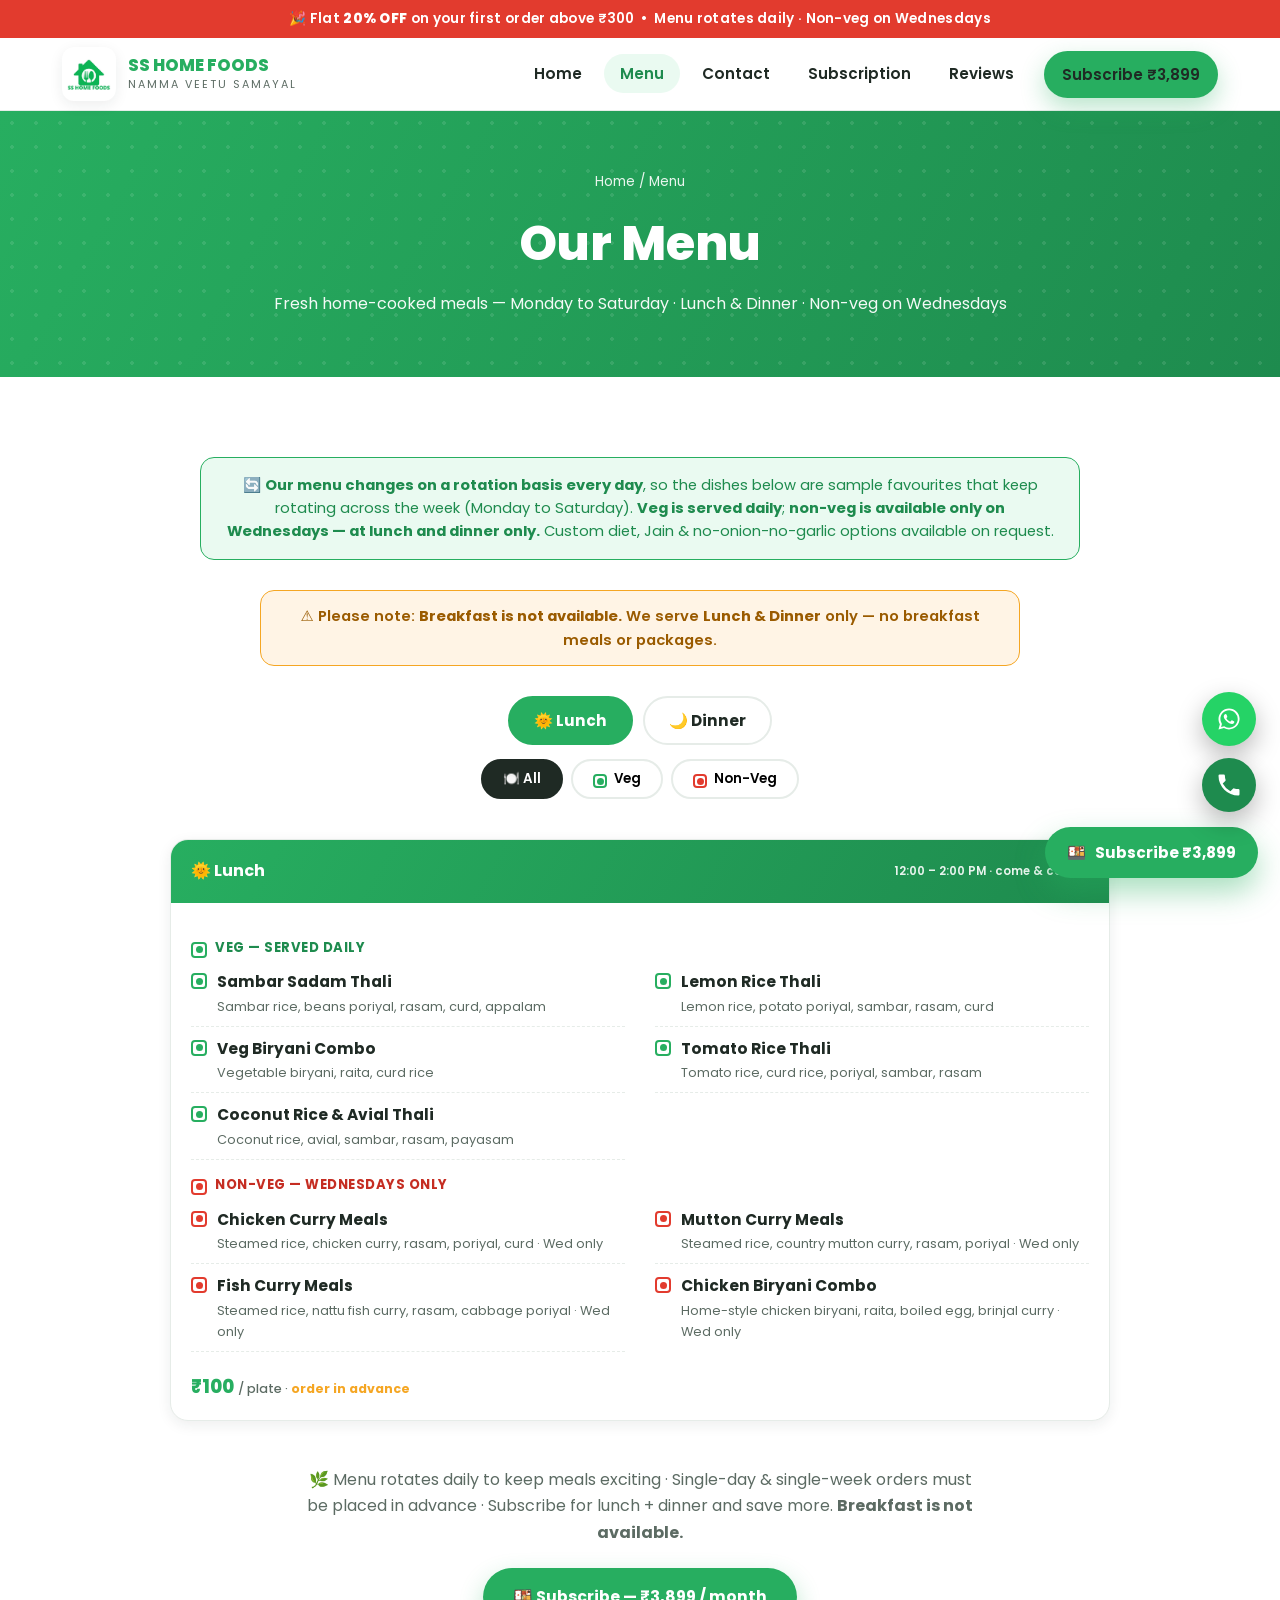
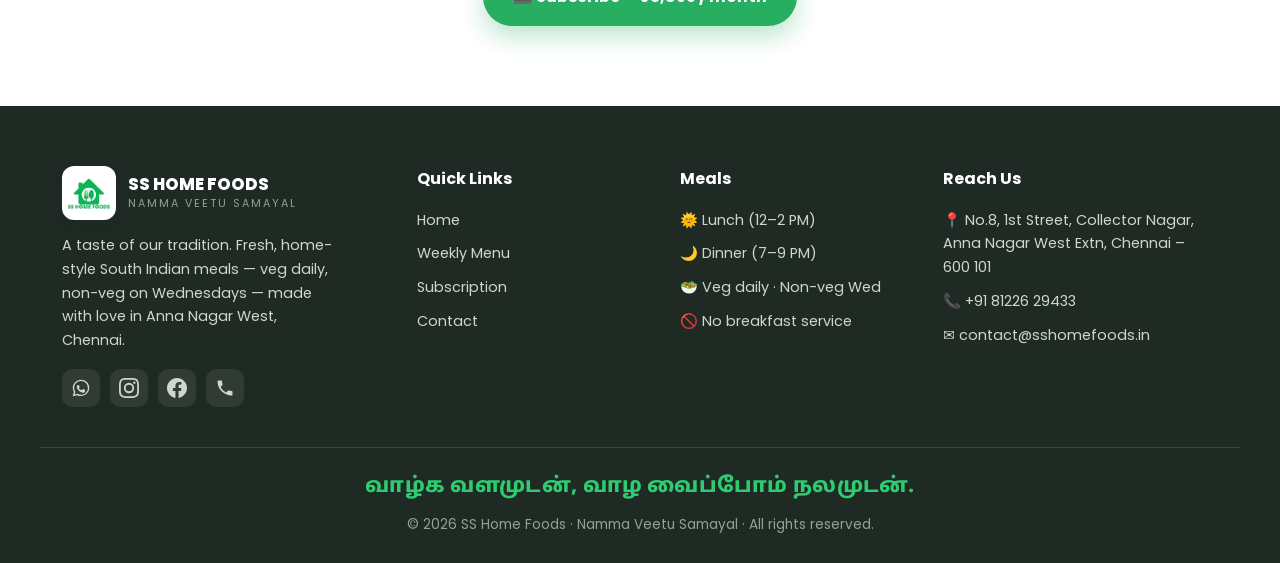
<file: menu.html>
<!DOCTYPE html>
<html lang="en">
<head>
  <meta charset="UTF-8" />
  <meta name="viewport" content="width=device-width, initial-scale=1.0" />
  <title>Our Menu — SS Home Foods | Veg Lunch & Dinner (Non-Veg on Wednesdays)</title>
  <meta name="description" content="SS Home Foods menu — fresh South Indian veg lunch and dinner served Monday to Saturday. Non-veg on Wednesdays. Breakfast not available. Menu rotates daily. Anna Nagar West, Chennai." />
  <link rel="icon" type="image/jpeg" href="assets/logo.jpeg" />
  <link rel="preconnect" href="https://fonts.googleapis.com" />
  <link rel="preconnect" href="https://fonts.gstatic.com" crossorigin />
  <link href="https://fonts.googleapis.com/css2?family=Noto+Sans+Tamil:wght@600;700;800&family=Poppins:wght@400;500;600;700;800&display=swap" rel="stylesheet" />
  <link rel="stylesheet" href="css/style.css" />
</head>
<body>

  <div class="topbar">🎉 Flat <span>20% OFF</span> on your first order above ₹300 &nbsp;•&nbsp; Menu rotates daily · Non-veg on Wednesdays</div>

  <!-- HEADER -->
  <header class="header">
    <div class="container nav">
      <a class="brand" href="index.html">
        <img src="assets/logo.jpeg" alt="SS Home Foods" />
        <span class="brand-text"><strong>SS HOME FOODS</strong><small>Namma Veetu Samayal</small></span>
      </a>
      <button class="hamburger" id="hamburger" aria-label="Menu"><span></span><span></span><span></span></button>
      <ul class="nav-links" id="navLinks">
        <li><a href="index.html">Home</a></li>
        <li><a href="menu.html" class="active">Menu</a></li>
        <li><a href="contact.html">Contact</a></li>
        <li><a href="index.html#plans">Subscription</a></li>
        <li><a href="index.html#reviews">Reviews</a></li>
        <li class="nav-cta"><a class="btn btn--primary" href="#" data-open-sub>Subscribe ₹3,899</a></li>
      </ul>
    </div>
    <div class="nav-overlay" id="navOverlay"></div>
  </header>

  <!-- PAGE HERO -->
  <section class="page-hero">
    <div class="container">
      <div class="crumbs"><a href="index.html">Home</a> / Menu</div>
      <h1>Our Menu</h1>
      <p>Fresh home-cooked meals — Monday to Saturday · Lunch & Dinner · Non-veg on Wednesdays</p>
    </div>
  </section>

  <!-- MENU -->
  <section class="section">
    <div class="container">

      <!-- Rotation note -->
      <div class="menu-note">
        🔄 <b>Our menu changes on a rotation basis every day</b>, so the dishes below are sample favourites that keep rotating across the week (Monday to Saturday). <b>Veg is served daily</b>; <b>non-veg is available only on Wednesdays — at lunch and dinner only.</b> Custom diet, Jain &amp; no-onion-no-garlic options available on request.
      </div>

      <!-- Breakfast not available note -->
      <div class="no-bf-note">⚠️ Please note: <strong>Breakfast is not available.</strong> We serve <strong>Lunch &amp; Dinner</strong> only — no breakfast meals or packages.</div>

      <!-- Meal-type Tabs -->
      <div class="day-tabs">
        <button class="day-tab active" data-day="lunch">🌞 Lunch</button>
        <button class="day-tab" data-day="dinner">🌙 Dinner</button>
      </div>

      <!-- Veg / Non-veg filter -->
      <div class="diet-toggle">
        <button class="active" data-diet="all">🍽️ All</button>
        <button class="veg" data-diet="veg"><span class="dot veg" style="width:14px;height:14px"></span> Veg</button>
        <button class="nonveg" data-diet="nonveg"><span class="dot nonveg" style="width:14px;height:14px"></span> Non-Veg</button>
      </div>

      <!-- ================= LUNCH ================= -->
      <div class="day-panel active" data-day="lunch">
        <div class="meal meal--full">
          <div class="meal-top lunch"><span>🌞 Lunch</span><span class="time">12:00 – 2:00 PM · come &amp; collect</span></div>
          <div class="meal-body">
            <div class="meal-subhead veg"><span class="dot veg"></span> Veg — served daily</div>
            <div class="dish" data-type="veg"><span class="dot veg"></span><div><b>Sambar Sadam Thali</b><small>Sambar rice, beans poriyal, rasam, curd, appalam</small></div></div>
            <div class="dish" data-type="veg"><span class="dot veg"></span><div><b>Lemon Rice Thali</b><small>Lemon rice, potato poriyal, sambar, rasam, curd</small></div></div>
            <div class="dish" data-type="veg"><span class="dot veg"></span><div><b>Veg Biryani Combo</b><small>Vegetable biryani, raita, curd rice</small></div></div>
            <div class="dish" data-type="veg"><span class="dot veg"></span><div><b>Tomato Rice Thali</b><small>Tomato rice, curd rice, poriyal, sambar, rasam</small></div></div>
            <div class="dish" data-type="veg"><span class="dot veg"></span><div><b>Coconut Rice &amp; Avial Thali</b><small>Coconut rice, avial, sambar, rasam, payasam</small></div></div>
            <div class="meal-subhead nonveg" data-type="nonveg"><span class="dot nonveg"></span> Non-Veg — Wednesdays only</div>
            <div class="dish" data-type="nonveg"><span class="dot nonveg"></span><div><b>Chicken Curry Meals</b><small>Steamed rice, chicken curry, rasam, poriyal, curd · Wed only</small></div></div>
            <div class="dish" data-type="nonveg"><span class="dot nonveg"></span><div><b>Mutton Curry Meals</b><small>Steamed rice, country mutton curry, rasam, poriyal · Wed only</small></div></div>
            <div class="dish" data-type="nonveg"><span class="dot nonveg"></span><div><b>Fish Curry Meals</b><small>Steamed rice, nattu fish curry, rasam, cabbage poriyal · Wed only</small></div></div>
            <div class="dish" data-type="nonveg"><span class="dot nonveg"></span><div><b>Chicken Biryani Combo</b><small>Home-style chicken biryani, raita, boiled egg, brinjal curry · Wed only</small></div></div>
          </div>
          <div class="meal-foot"><span class="price">₹100 <small>/ plate · <small class="adv">order in advance</small></small></span></div>
        </div>
      </div>

      <!-- ================= DINNER ================= -->
      <div class="day-panel" data-day="dinner">
        <div class="meal meal--full">
          <div class="meal-top dinner"><span>🌙 Dinner</span><span class="time">7:00 – 9:00 PM · come &amp; collect</span></div>
          <div class="meal-body">
            <div class="meal-subhead veg"><span class="dot veg"></span> Veg — served daily</div>
            <div class="dish" data-type="veg"><span class="dot veg"></span><div><b>Chapati &amp; Veg Kurma</b><small>3 soft chapatis, kurma, dal tadka</small></div></div>
            <div class="dish" data-type="veg"><span class="dot veg"></span><div><b>Idiyappam &amp; Veg Stew</b><small>String hoppers with coconut milk veg stew</small></div></div>
            <div class="dish" data-type="veg"><span class="dot veg"></span><div><b>Chapati &amp; Channa Masala</b><small>3 chapatis with North Indian channa masala</small></div></div>
            <div class="dish" data-type="veg"><span class="dot veg"></span><div><b>Dosa &amp; Sambar</b><small>2 dosas, sambar, two chutneys</small></div></div>
            <div class="dish" data-type="veg"><span class="dot veg"></span><div><b>Idiyappam &amp; Veg Kurma</b><small>String hoppers with veg kurma</small></div></div>
            <div class="meal-subhead nonveg" data-type="nonveg"><span class="dot nonveg"></span> Non-Veg — Wednesdays only</div>
            <div class="dish" data-type="nonveg"><span class="dot nonveg"></span><div><b>Chicken Chettinad &amp; Parotta</b><small>2 parottas with spicy chettinad chicken · Wed only</small></div></div>
            <div class="dish" data-type="nonveg"><span class="dot nonveg"></span><div><b>Chicken 65 &amp; Fried Rice</b><small>Veg fried rice with spicy chicken 65 · Wed only</small></div></div>
            <div class="dish" data-type="nonveg"><span class="dot nonveg"></span><div><b>Pepper Chicken &amp; Parotta</b><small>2 parottas with dry pepper chicken · Wed only</small></div></div>
            <div class="dish" data-type="nonveg"><span class="dot nonveg"></span><div><b>Fish Fry &amp; Curd Rice</b><small>Nattu fish fry with curd rice &amp; pickle · Wed only</small></div></div>
          </div>
          <div class="meal-foot"><span class="price">₹60 <small>/ plate · <small class="adv">order in advance</small></small></span></div>
        </div>
      </div>

      <!-- Note + CTA -->
      <div style="text-align:center;margin-top:46px">
        <p style="color:var(--muted);max-width:680px;margin:0 auto 22px">🌿 Menu rotates daily to keep meals exciting · Single-day &amp; single-week orders must be placed in advance · Subscribe for lunch + dinner and save more. <strong>Breakfast is not available.</strong></p>
        <a class="btn btn--primary" href="#" data-open-sub>🍱 Subscribe — ₹3,899 / month</a>
      </div>
    </div>
  </section>

  <!-- FOOTER -->
  <footer class="footer">
    <div class="container footer-grid">
      <div>
        <a class="brand" href="index.html">
          <img src="assets/logo.jpeg" alt="SS Home Foods" />
          <span class="brand-text"><strong>SS HOME FOODS</strong><small>Namma Veetu Samayal</small></span>
        </a>
        <p>A taste of our tradition. Fresh, home-style South Indian meals — veg daily, non-veg on Wednesdays — made with love in Anna Nagar West, Chennai.</p>
        <div class="socials">
          <a href="https://wa.me/918122629433" target="_blank" rel="noopener" aria-label="WhatsApp"><svg viewBox="0 0 24 24" width="20" height="20" fill="currentColor"><path d="M12.04 2C6.58 2 2.13 6.45 2.13 11.91c0 1.75.46 3.38 1.26 4.8L2.05 22l5.43-1.43c1.38.75 2.95 1.17 4.56 1.17 5.46 0 9.91-4.45 9.91-9.91 0-2.65-1.03-5.14-2.9-7.01A9.86 9.86 0 0 0 12.04 2zm0 18.16c-1.47 0-2.91-.4-4.17-1.14l-.3-.18-3.12.82.83-3.04-.2-.31a8.26 8.26 0 0 1-1.26-4.4c0-4.54 3.7-8.24 8.24-8.24 2.2 0 4.27.86 5.82 2.42A8.19 8.19 0 0 1 20.27 12c0 4.54-3.7 8.16-8.23 8.16zm4.52-6.16c-.25-.12-1.47-.72-1.69-.8-.23-.09-.39-.12-.56.12-.17.25-.64.8-.78.96-.14.17-.29.19-.54.06-.25-.12-1.05-.39-2-.12-.74-.65-1.23-1.47-1.38-1.72-.14-.25-.01-.38.11-.51.11-.11.25-.29.37-.43.13-.14.17-.25.25-.41.08-.17.04-.31-.02-.43-.06-.12-.56-1.34-.76-1.84-.2-.48-.41-.42-.56-.43l-.48-.01c-.17 0-.43.06-.66.31-.22.25-.86.85-.86 2.07 0 1.22.88 2.4 1 2.56.13.17 1.74 2.66 4.22 3.73.59.26 1.05.41 1.4.52.59.19 1.13.16 1.55.1.47-.07 1.46-.6 1.67-1.17.2-.57.2-1.06.14-1.17-.06-.11-.22-.17-.47-.29z"/></svg></a>
          <a href="#" aria-label="Instagram"><svg viewBox="0 0 24 24" width="20" height="20" fill="currentColor"><path d="M12 2.163c3.204 0 3.584.012 4.85.07 3.252.148 4.771 1.691 4.919 4.919.058 1.265.069 1.645.069 4.849 0 3.205-.012 3.584-.069 4.849-.149 3.225-1.664 4.771-4.919 4.919-1.266.058-1.644.07-4.85.07-3.204 0-3.584-.012-4.849-.07-3.26-.149-4.771-1.699-4.919-4.92-.058-1.265-.07-1.644-.07-4.849 0-3.204.013-3.583.07-4.849.149-3.227 1.664-4.771 4.919-4.919 1.266-.057 1.645-.069 4.849-.069zM12 0C8.741 0 8.333.014 7.053.072 2.695.272.273 2.69.073 7.052.014 8.333 0 8.741 0 12c0 3.259.014 3.668.072 4.948.2 4.358 2.618 6.78 6.98 6.98C8.333 23.986 8.741 24 12 24c3.259 0 3.668-.014 4.948-.072 4.354-.2 6.782-2.618 6.979-6.98.059-1.28.073-1.689.073-4.948 0-3.259-.014-3.667-.072-4.947-.196-4.354-2.617-6.78-6.979-6.98C15.668.014 15.259 0 12 0zm0 5.838a6.162 6.162 0 1 0 0 12.324 6.162 6.162 0 0 0 0-12.324zM12 16a4 4 0 1 1 0-8 4 4 0 0 1 0 8zm6.406-11.845a1.44 1.44 0 1 0 0 2.881 1.44 1.44 0 0 0 0-2.881z"/></svg></a>
          <a href="#" aria-label="Facebook"><svg viewBox="0 0 24 24" width="20" height="20" fill="currentColor"><path d="M24 12.073c0-6.627-5.373-12-12-12s-12 5.373-12 12c0 5.99 4.388 10.954 10.125 11.854v-8.385H7.078v-3.47h3.047V9.43c0-3.007 1.792-4.669 4.533-4.669 1.312 0 2.686.235 2.686.235v2.953H15.83c-1.491 0-1.956.925-1.956 1.874v2.25h3.328l-.532 3.47h-2.796v8.385C19.612 23.027 24 18.062 24 12.073z"/></svg></a>
          <a href="tel:+918122629433" aria-label="Call us"><svg viewBox="0 0 24 24" width="20" height="20" fill="currentColor"><path d="M6.62 10.79a15.53 15.53 0 0 0 6.59 6.59l2.2-2.2a1 1 0 0 1 1.02-.24c1.12.37 2.33.57 3.57.57a1 1 0 0 1 1 1V20a1 1 0 0 1-1 1A17 17 0 0 1 3 4a1 1 0 0 1 1-1h3.5a1 1 0 0 1 1 1c0 1.24.2 2.45.57 3.57a1 1 0 0 1-.24 1.02l-2.2 2.2z"/></svg></a>
        </div>
      </div>
      <div>
        <h5>Quick Links</h5>
        <ul>
          <li><a href="index.html">Home</a></li>
          <li><a href="menu.html">Weekly Menu</a></li>
          <li><a href="index.html#plans">Subscription</a></li>
          <li><a href="contact.html">Contact</a></li>
        </ul>
      </div>
      <div>
        <h5>Meals</h5>
        <ul>
          <li>🌞 Lunch (12–2 PM)</li>
          <li>🌙 Dinner (7–9 PM)</li>
          <li>🥗 Veg daily · Non-veg Wed</li>
          <li>🚫 No breakfast service</li>
        </ul>
      </div>
      <div>
        <h5>Reach Us</h5>
        <ul>
          <li>📍 No.8, 1st Street, Collector Nagar, Anna Nagar West Extn, Chennai – 600&nbsp;101</li>
          <li>📞 <a href="tel:+918122629433">+91 81226 29433</a></li>
          <li>✉️ <a href="mailto:contact@sshomefoods.in">contact@sshomefoods.in</a></li>
        </ul>
      </div>
    </div>
    <div class="container footer-bottom">
      <div class="footer-tamil">வாழ்க வளமுடன், வாழ வைப்போம் நலமுடன்.</div>
      © <span id="year">2026</span> SS Home Foods · Namma Veetu Samayal · All rights reserved.
    </div>
  </footer>

  <!-- ================= FLOATING WHATSAPP + CALL ================= -->
  <div class="fab-stack">
    <a class="fab-btn fab-wa" href="https://wa.me/918122629433" target="_blank" rel="noopener" aria-label="Chat on WhatsApp" title="Chat on WhatsApp">
      <svg viewBox="0 0 32 32" fill="#fff" aria-hidden="true"><path d="M16.04 4C9.4 4 4 9.4 4 16.04c0 2.12.56 4.13 1.6 5.93L4 28l6.2-1.62a11.95 11.95 0 0 0 5.84 1.5h.01c6.64 0 12.04-5.4 12.04-12.04C28.09 9.4 22.68 4 16.04 4zm0 21.86h-.01c-1.78 0-3.52-.48-5.04-1.38l-.36-.21-3.68.96.98-3.59-.24-.37a9.86 9.86 0 0 1-1.51-5.26c0-5.46 4.45-9.9 9.92-9.9 2.65 0 5.14 1.03 7.01 2.9a9.85 9.85 0 0 1 2.9 7.01c0 5.46-4.45 9.91-9.92 9.91zm5.45-7.42c-.3-.15-1.76-.87-2.03-.97-.27-.1-.47-.15-.67.15-.2.3-.77.97-.94 1.17-.17.2-.35.22-.65.07-.3-.15-1.26-.46-2.4-1.48-.89-.79-1.49-1.77-1.66-2.07-.17-.3-.02-.46.13-.61.13-.13.3-.35.45-.52.15-.17.2-.3.3-.5.1-.2.05-.37-.02-.52-.08-.15-.67-1.62-.92-2.22-.24-.58-.49-.5-.67-.51l-.57-.01c-.2 0-.52.07-.79.37s-1.04 1.02-1.04 2.49 1.07 2.89 1.22 3.09c.15.2 2.1 3.2 5.08 4.49.71.31 1.26.49 1.69.62.71.23 1.36.2 1.87.12.57-.09 1.76-.72 2-1.41.25-.69.25-1.28.17-1.41-.07-.13-.27-.2-.57-.35z"/></svg>
    </a>
    <a class="fab-btn fab-call" href="tel:+918122629433" aria-label="Call us" title="Call us">
      <svg viewBox="0 0 24 24" fill="#fff" aria-hidden="true"><path d="M6.62 10.79a15.53 15.53 0 0 0 6.59 6.59l2.2-2.2a1 1 0 0 1 1.02-.24c1.12.37 2.33.57 3.57.57a1 1 0 0 1 1 1V20a1 1 0 0 1-1 1A17 17 0 0 1 3 4a1 1 0 0 1 1-1h3.5a1 1 0 0 1 1 1c0 1.24.2 2.45.57 3.57a1 1 0 0 1-.24 1.02l-2.2 2.2z"/></svg>
    </a>
  </div>

  <button class="sub-fab" data-open-sub aria-label="Subscribe">🍱 <span class="lbl">Subscribe ₹3,899</span></button>

  <!-- SUBSCRIPTION MODAL -->
  <div class="modal-overlay" id="subModal" role="dialog" aria-modal="true" aria-label="Monthly subscription offer">
    <div class="modal">
      <button class="modal-close" data-close-sub aria-label="Close">×</button>
      <div class="modal-left">
        <span class="tag">Best Value Plan</span>
        <div class="big-price">₹3,899<small>/month</small></div>
        <div class="strike">₹5,200</div>
        <ul>
          <li>Lunch + Dinner (no breakfast)</li>
          <li>Monday to Saturday — 6 days</li>
          <li>Veg daily · Non-veg on Wednesdays</li>
          <li>Delivery available within 3 km (extra)</li>
          <li>Pause or skip anytime</li>
        </ul>
      </div>
      <div class="modal-right">
        <h3>Save big with our Lunch + Dinner Plan 🍱</h3>
        <p>Get both home-cooked meals — lunch and dinner — fresh every day Monday to Saturday for great value. Breakfast is not available. Limited slots in Anna Nagar West Extension.</p>
        <a class="btn btn--primary" href="contact.html" data-close-sub>Subscribe Now →</a>
        <a class="btn btn--ghost" href="#" data-close-sub>Keep Browsing Menu</a>
        <p class="form-note" style="text-align:center;margin-top:8px">No lock-in · Cancel anytime</p>
      </div>
    </div>
  </div>

  <script src="js/script.js"></script>
</body>
</html>
</file>
<file: css/style.css>
/* ===========================================================
   SS HOME FOODS — Global Stylesheet
   Theme: Fresh green + warm food tones
   =========================================================== */

:root {
  --green: #27ae60;
  --green-dark: #1e8b4e;
  --green-light: #2ecc71;
  --green-pale: #eafaf1;
  --red: #e23b2e;
  --red-dark: #c52d22;
  --amber: #f5a623;
  --ink: #1f2a24;
  --muted: #5c6b63;
  --line: #e6ece8;
  --bg: #ffffff;
  --bg-soft: #f6faf7;
  --shadow-sm: 0 4px 14px rgba(31, 42, 36, .08);
  --shadow-md: 0 12px 34px rgba(31, 42, 36, .12);
  --radius: 16px;
  --radius-sm: 10px;
  --max: 1200px;
  --font: "Poppins", "Segoe UI", system-ui, -apple-system, sans-serif;
}

* { margin: 0; padding: 0; box-sizing: border-box; }

/* Tamil display text */
.tamil { font-family: "Noto Sans Tamil", var(--font); font-weight: 800; }
.hero-tamil {
  display: block; text-align: center; white-space: normal; font-weight: 800;
  line-height: 1.3; color: #ffe08a; font-size: clamp(.95rem, 4.2vw, 2.3rem);
  letter-spacing: .3px; padding: 70px 16px 0; margin-bottom: 4px;
  max-width: 680px; margin-left: auto; margin-right: auto;
  word-break: keep-all; overflow-wrap: break-word;
}
.footer-tamil { font-family: "Noto Sans Tamil", var(--font); font-weight: 800; font-size: 1.3rem; color: var(--green-light); margin-bottom: 10px; letter-spacing: .3px; }
.no-bf-note {
  max-width: 760px; margin: 0 auto 30px; text-align: center;
  background: #fff4e5; border: 1px solid var(--amber); color: #9a5b00;
  border-radius: 14px; padding: 13px 20px; font-size: .92rem; font-weight: 600;
}

html {
  scroll-behavior: smooth;
  overflow-x: hidden;
  width: 100%;
  overscroll-behavior-x: none;
}

body {
  font-family: var(--font);
  color: var(--ink);
  background: var(--bg);
  line-height: 1.65;
  -webkit-font-smoothing: antialiased;
  overflow-x: hidden;
  width: 100%;
  overscroll-behavior-x: none;
  touch-action: pan-y;
}

img { max-width: 100%; display: block; }
a { text-decoration: none; color: inherit; }

.container { width: 100%; max-width: var(--max); margin: 0 auto; padding: 0 22px; }

.section { padding: 80px 0; }
.section--soft { background: var(--bg-soft); }

.eyebrow {
  display: inline-block;
  color: var(--green);
  font-weight: 700;
  letter-spacing: 2px;
  text-transform: uppercase;
  font-size: .78rem;
  margin-bottom: 12px;
}

.section-title {
  font-size: clamp(1.7rem, 3.6vw, 2.6rem);
  font-weight: 800;
  line-height: 1.2;
  margin-bottom: 14px;
}
.section-title span { color: var(--green); }

.section-head { text-align: center; max-width: 680px; margin: 0 auto 50px; }
.section-head p { color: var(--muted); }

/* ---------- Buttons ---------- */
.btn {
  display: inline-flex; align-items: center; gap: 9px;
  padding: 14px 28px;
  border-radius: 60px;
  font-weight: 700; font-size: .98rem;
  border: 2px solid transparent;
  cursor: pointer; transition: .25s ease;
  font-family: inherit;
}
.btn--primary { background: var(--green); color: #fff; box-shadow: 0 10px 24px rgba(39,174,96,.32); }
.btn--primary:hover { background: var(--green-dark); transform: translateY(-2px); }
.btn--red { background: var(--red); color: #fff; box-shadow: 0 10px 24px rgba(226,59,46,.3); }
.btn--red:hover { background: var(--red-dark); transform: translateY(-2px); }
.btn--ghost { background: #fff; color: var(--green); border-color: var(--green); }
.btn--ghost:hover { background: var(--green-pale); }
.btn--light { background: rgba(255,255,255,.16); color:#fff; border-color: rgba(255,255,255,.5); backdrop-filter: blur(4px); }
.btn--light:hover { background: rgba(255,255,255,.28); }

/* ===========================================================
   HEADER / NAV
   =========================================================== */
.topbar {
  background: var(--red);
  color: #fff;
  text-align: center;
  font-size: .85rem;
  font-weight: 600;
  padding: 8px 14px;
  letter-spacing: .3px;
}
.topbar span { font-weight: 800; }

.header {
  position: sticky; top: 0; z-index: 100;
  background: rgba(255,255,255,.92);
  backdrop-filter: blur(10px);
  border-bottom: 1px solid var(--line);
}
.nav {
  display: flex; align-items: center; justify-content: space-between;
  height: 72px;
}
.brand { display: flex; align-items: center; gap: 12px; }
.brand img {
  height: 54px; width: 54px; object-fit: contain;
  background: #fff; border-radius: 12px; padding: 5px;
  box-shadow: var(--shadow-sm);
}
.brand-text { line-height: 1.05; }
.brand-text strong { display: block; font-weight: 800; font-size: 1.05rem; color: var(--green); }
.brand-text small { font-size: .68rem; letter-spacing: 2px; color: var(--muted); text-transform: uppercase; }

.nav-links { display: flex; align-items: center; gap: 6px; list-style: none; }
.nav-links a {
  padding: 9px 16px; border-radius: 40px;
  font-weight: 600; font-size: .95rem; color: var(--ink);
  transition: .2s;
}
.nav-links a:hover, .nav-links a.active { background: var(--green-pale); color: var(--green-dark); }
.nav-cta { margin-left: 8px; }

.hamburger {
  display: none; flex-direction: column; gap: 5px;
  background: none; border: 0; cursor: pointer; padding: 8px;
}
.hamburger span { width: 26px; height: 3px; background: var(--ink); border-radius: 3px; transition: .3s; }
.hamburger.open span:nth-child(1) { transform: translateY(8px) rotate(45deg); }
.hamburger.open span:nth-child(2) { opacity: 0; }
.hamburger.open span:nth-child(3) { transform: translateY(-8px) rotate(-45deg); }

/* ===========================================================
   HERO
   =========================================================== */
.hero {
  position: relative;
  background: linear-gradient(120deg, #e23b2e 0%, #c52d22 100%);
  color: #fff; overflow: hidden;
}
.hero::after {
  content: ""; position: absolute; inset: 0;
  background-image: radial-gradient(rgba(255,255,255,.10) 2px, transparent 2px);
  background-size: 26px 26px; opacity: .5;
}
.hero-grid {
  position: relative; z-index: 2;
  display: grid; grid-template-columns: 1.1fr .9fr; gap: 40px; align-items: center;
  padding: 24px 0 90px;
}
.hero-badge {
  display: inline-flex; align-items: center; gap: 8px;
  background: rgba(255,255,255,.16); border: 1px solid rgba(255,255,255,.35);
  padding: 7px 16px; border-radius: 40px; font-size: .82rem; font-weight: 600; margin-bottom: 20px;
}
.hero h1 {
  font-size: clamp(2.4rem, 6vw, 4.3rem);
  font-weight: 800; line-height: 1.05; letter-spacing: -1px;
}
.hero h1 em { font-style: normal; color: #ffe08a; display: block; }
.hero-tag { font-size: 1.1rem; opacity: .95; margin: 18px 0 30px; max-width: 480px; }
.hero-actions { display: flex; gap: 14px; flex-wrap: wrap; }
.hero-stats { display: flex; gap: 14px; margin-top: 38px; flex-wrap: wrap; }
.hero-stats div {
  position: relative; text-align: center; min-width: 92px;
  padding: 14px 18px 12px; border-radius: 16px;
  background: rgba(255,255,255,.12);
  border: 1px solid rgba(255,255,255,.28);
  backdrop-filter: blur(6px);
  box-shadow: 0 8px 20px rgba(0,0,0,.12);
}
.hero-stats div::before {
  content: ""; position: absolute; top: 0; left: 50%; transform: translateX(-50%);
  width: 34px; height: 3px; border-radius: 0 0 4px 4px; background: #ffe08a;
}
.hero-stats div strong { font-size: 1.7rem; font-weight: 800; display: block; color: #ffe08a; line-height: 1.1; }
.hero-stats div span { font-size: .76rem; opacity: .92; letter-spacing: .3px; }

.hero-plate { position: relative; display: grid; place-items: center; padding: 18px 0; }
.hero-plate > .leaf-wrap { grid-row: 1; }
.hero-plate::before {
  content: ""; position: absolute; width: 96%; aspect-ratio: 1.5/1; border-radius: 50%;
  background: radial-gradient(ellipse at center, rgba(255,255,255,.28), rgba(255,255,255,0) 68%);
  z-index: 0;
}
.leaf-wrap {
  position: relative; z-index: 1; width: min(640px, 100%);
  animation: sway 7s ease-in-out infinite;
  filter: drop-shadow(0 22px 34px rgba(0,0,0,.28));
}
.leaf-wrap img { width: 100%; height: auto; display: block; }
@keyframes sway { 0%,100% { transform: translateY(0) rotate(-1deg); } 50% { transform: translateY(-12px) rotate(1deg); } }
@keyframes spinSlow { to { transform: rotate(360deg); } }
.float-card {
  position: absolute; background: #fff; color: var(--ink);
  border-radius: 14px; padding: 12px 16px; box-shadow: var(--shadow-md);
  font-weight: 700; font-size: .9rem; display: flex; align-items: center; gap: 10px;
}
.float-card small { display: block; font-weight: 500; color: var(--muted); font-size: .72rem; }
.float-card.fc1 { top: 8%; left: -4%; animation: floaty 4s ease-in-out infinite; }
/* fc2 sits in-flow just below the leaf, tucked close like the top badge */
.float-card.fc2 { position: relative; grid-row: 2; margin-top: -16px; z-index: 2; animation: floaty 4s ease-in-out infinite .8s; }
@keyframes floaty { 0%,100% { transform: translateY(0); } 50% { transform: translateY(-12px); } }

/* ===========================================================
   FEATURE CARDS
   =========================================================== */
.cards { display: grid; grid-template-columns: repeat(4, 1fr); gap: 22px; }
.card {
  background: #fff; border: 1px solid var(--line); border-radius: var(--radius);
  padding: 30px 24px; text-align: center; transition: .3s; box-shadow: var(--shadow-sm);
}
.card:hover { transform: translateY(-6px); box-shadow: var(--shadow-md); border-color: var(--green); }
.card .ic {
  width: 60px; height: 60px; border-radius: 16px; display: grid; place-items: center;
  font-size: 1.7rem; margin: 0 auto 16px; background: var(--green-pale);
}
.card h3 { font-size: 1.12rem; margin-bottom: 8px; }
.card p { color: var(--muted); font-size: .92rem; }

/* ---------- About split ---------- */
.split { display: grid; grid-template-columns: 1fr 1fr; gap: 50px; align-items: center; }
.split-media {
  border-radius: 22px; min-height: 380px;
  background: linear-gradient(135deg, var(--green) 0%, var(--green-dark) 100%);
  display: grid; place-items: center; color: #fff; position: relative; overflow: hidden;
  box-shadow: var(--shadow-md);
}
.split-media::before {
  content: ""; position: absolute; inset: 0;
  background-image: radial-gradient(rgba(255,255,255,.12) 2px, transparent 2px);
  background-size: 24px 24px;
}
.split-media .big { font-size: 7rem; position: relative; z-index: 2; }
.split-media img { width: 82%; height: auto; position: relative; z-index: 2; margin-bottom: 26px; filter: drop-shadow(0 16px 26px rgba(0,0,0,.28)); }
.split-media .cap { position: absolute; bottom: 22px; z-index:2; font-weight: 700; background: rgba(0,0,0,.18); padding: 7px 18px; border-radius: 40px; backdrop-filter: blur(3px); }
.check-list { list-style: none; margin-top: 22px; display: grid; gap: 16px; }
.check-list li { display: flex; gap: 14px; align-items: flex-start; }
.check-list li::before {
  content: "✓"; flex: none; width: 26px; height: 26px; border-radius: 50%;
  background: var(--green); color: #fff; display: grid; place-items: center;
  font-size: .8rem; font-weight: 800; margin-top: 2px;
}
.check-list li > div { flex: 1; }
.check-list b { display: block; font-size: 1rem; margin-bottom: 2px; }
.check-list span { display: block; color: var(--muted); font-size: .9rem; line-height: 1.5; }

/* ===========================================================
   COMPARISON TABLE
   =========================================================== */
.compare-wrap { overflow-x: auto; border-radius: var(--radius); box-shadow: var(--shadow-sm); border: 1px solid var(--line); }
table.compare { width: 100%; border-collapse: collapse; min-width: 640px; background: #fff; }
table.compare th, table.compare td { padding: 16px 18px; text-align: center; border-bottom: 1px solid var(--line); }
table.compare thead th { background: var(--ink); color: #fff; font-size: .92rem; }
table.compare thead th.us { background: var(--green); }
table.compare tbody td:first-child, table.compare thead th:first-child { text-align: left; font-weight: 600; }
table.compare .yes { color: var(--green); font-weight: 800; }
table.compare .no { color: #c0392b; font-weight: 700; }
table.compare tbody tr:hover { background: var(--bg-soft); }
table.compare td.us-col { background: var(--green-pale); font-weight: 600; }

/* ===========================================================
   SUBSCRIPTION / PLANS
   =========================================================== */
.plans { display: grid; grid-template-columns: repeat(3, 1fr); gap: 26px; align-items: stretch; }
.plan {
  background: #fff; border: 1px solid var(--line); border-radius: 20px; padding: 34px 28px;
  display: flex; flex-direction: column; box-shadow: var(--shadow-sm); transition: .3s;
}
.plan:hover { transform: translateY(-6px); box-shadow: var(--shadow-md); }
.plan.featured { border: 2px solid var(--green); position: relative; }
.plan.featured::before {
  content: "MOST POPULAR"; position: absolute; top: -13px; left: 50%; transform: translateX(-50%);
  background: var(--green); color: #fff; font-size: .68rem; font-weight: 800; letter-spacing: 1px;
  padding: 5px 16px; border-radius: 30px;
}
.plan h3 { font-size: 1.25rem; }
.plan .price { font-size: 2.6rem; font-weight: 800; color: var(--green); margin: 10px 0 2px; }
.plan .price small { font-size: .9rem; color: var(--muted); font-weight: 500; }
.plan .per { color: var(--muted); font-size: .85rem; margin-bottom: 18px; }
.plan ul { list-style: none; display: grid; gap: 11px; margin-bottom: 24px; }
.plan ul li { display: flex; gap: 9px; font-size: .93rem; }
.plan ul li::before { content: "✓"; color: var(--green); font-weight: 900; }
.plan .btn { margin-top: auto; justify-content: center; }

/* ===========================================================
   REVIEWS SLIDER
   =========================================================== */
.reviews-head { display: flex; align-items: center; justify-content: center; gap: 10px; margin-bottom: 8px; }
.gmaps-pill {
  display: inline-flex; align-items: center; gap: 9px; background: #fff; border: 1px solid var(--line);
  padding: 8px 16px; border-radius: 40px; box-shadow: var(--shadow-sm); font-weight: 600; font-size: .9rem;
}
.gmaps-pill .stars { color: var(--amber); letter-spacing: 1px; }

/* Continuous right-to-left auto-scrolling Google reviews marquee */
.reviews-marquee {
  overflow: hidden; margin-top: 40px; width: 100%;
  -webkit-mask-image: linear-gradient(90deg, transparent, #000 6%, #000 94%, transparent);
          mask-image: linear-gradient(90deg, transparent, #000 6%, #000 94%, transparent);
}
.marquee-track {
  display: flex; gap: 22px; width: max-content;
  animation: marquee 45s linear infinite;
}
@keyframes marquee { from { transform: translateX(0); } to { transform: translateX(-50%); } }
.review { flex: 0 0 360px; }
.review-card {
  background: #fff; border: 1px solid var(--line); border-radius: 20px; padding: 30px 28px;
  box-shadow: var(--shadow-sm); height: 100%; display: flex; flex-direction: column;
}
.review-card .r-head { display: flex; align-items: center; gap: 10px; margin-bottom: 14px; }
.review-card .g-logo { flex: none; }
.review-card .stars { color: var(--amber); font-size: 1.1rem; letter-spacing: 2px; }
.review-card .quote { font-size: 1rem; color: var(--ink); font-style: italic; margin-bottom: 20px; flex: 1; }
.review-meta { display: flex; align-items: center; gap: 12px; }
.review-meta .avatar {
  width: 46px; height: 46px; border-radius: 50%; background: var(--green); color: #fff;
  display: grid; place-items: center; font-weight: 800; flex: none;
}
.review-meta b { display: block; }
.review-meta span { font-size: .8rem; color: var(--muted); }
@media (max-width: 560px) { .review { flex-basis: 290px; } }

/* ===========================================================
   DELIVERY STRIP
   =========================================================== */
.delivery {
  background: linear-gradient(120deg, var(--green) 0%, var(--green-dark) 100%);
  color: #fff; border-radius: 24px; padding: 50px; text-align: center; position: relative; overflow: hidden;
}
.delivery::before {
  content: "🛵"; position: absolute; font-size: 13rem; opacity: .08; right: -10px; bottom: -40px;
}
.delivery h2 { font-size: clamp(1.6rem, 3.5vw, 2.4rem); }
.delivery p { max-width: 620px; margin: 12px auto 0; opacity: .95; }
.delivery .pills { display: flex; gap: 12px; justify-content: center; flex-wrap: wrap; margin-top: 26px; }
.delivery .pills span {
  background: rgba(255,255,255,.16); border: 1px solid rgba(255,255,255,.35);
  padding: 9px 18px; border-radius: 40px; font-weight: 600; font-size: .9rem;
}

/* ===========================================================
   MENU PAGE
   =========================================================== */
.page-hero {
  background: linear-gradient(120deg, var(--green) 0%, var(--green-dark) 100%);
  color: #fff; padding: 60px 0; text-align: center; position: relative; overflow: hidden;
}
.page-hero::after {
  content: ""; position: absolute; inset: 0;
  background-image: radial-gradient(rgba(255,255,255,.1) 2px, transparent 2px); background-size: 24px 24px;
}
.page-hero h1 { font-size: clamp(2rem, 5vw, 3rem); font-weight: 800; position: relative; z-index: 2; }
.page-hero p { opacity: .95; position: relative; z-index: 2; margin-top: 8px; }
.crumbs { position: relative; z-index: 2; font-size: .85rem; opacity: .9; margin-bottom: 10px; }
.crumbs a:hover { text-decoration: underline; }

.day-tabs { display: flex; gap: 10px; justify-content: center; flex-wrap: wrap; margin-bottom: 14px; }
.day-tab {
  padding: 11px 24px; border-radius: 40px; border: 2px solid var(--line); background: #fff;
  font-weight: 700; cursor: pointer; transition: .2s; font-family: inherit; font-size: .95rem; color: var(--ink);
}
.day-tab:hover { border-color: var(--green); }
.day-tab.active { background: var(--green); color: #fff; border-color: var(--green); }

.diet-toggle { display: flex; gap: 8px; justify-content: center; margin-bottom: 40px; }
.diet-toggle button {
  padding: 8px 20px; border-radius: 40px; border: 2px solid var(--line); background: #fff;
  font-weight: 600; cursor: pointer; font-family: inherit; transition: .2s; display: inline-flex; gap: 7px; align-items: center;
}
.diet-toggle button.active { background: var(--ink); color: #fff; border-color: var(--ink); }
.diet-toggle button.active.veg { background: var(--green-pale); border-color: var(--green); color: var(--green-dark); }
.diet-toggle button.active.nonveg { background: #fdecea; border-color: var(--red); color: var(--red-dark); }

.day-panel { display: none; }
.day-panel.active { display: block; animation: fade .4s ease; }
@keyframes fade { from { opacity: 0; transform: translateY(10px); } to { opacity: 1; transform: none; } }

.meal-grid { display: grid; grid-template-columns: repeat(3, 1fr); gap: 24px; }
.meal {
  background: #fff; border: 1px solid var(--line); border-radius: 18px; overflow: hidden;
  box-shadow: var(--shadow-sm); transition: .3s; display: flex; flex-direction: column;
}
.meal:hover { transform: translateY(-5px); box-shadow: var(--shadow-md); }
.meal-top {
  padding: 18px 20px; color: #fff; display: flex; align-items: center; justify-content: space-between;
  font-weight: 700;
}
.meal-top.breakfast { background: linear-gradient(120deg,#f5a623,#e08e0b); }
.meal-top.lunch { background: linear-gradient(120deg,#27ae60,#1e8b4e); }
.meal-top.dinner { background: linear-gradient(120deg,#5b3cc4,#3f288f); }
.meal-top .time { font-size: .72rem; font-weight: 600; opacity: .9; }
.meal-body { padding: 20px; flex: 1; }
.dish { display: flex; gap: 10px; align-items: flex-start; padding: 9px 0; border-bottom: 1px dashed var(--line); }
.dish:last-child { border-bottom: 0; }
.dot { flex: none; width: 16px; height: 16px; border: 2px solid; border-radius: 4px; display: grid; place-items: center; margin-top: 4px; }
.dot::after { content: ""; width: 7px; height: 7px; border-radius: 50%; }
.dot.veg { border-color: var(--green); }
.dot.veg::after { background: var(--green); }
.dot.nonveg { border-color: var(--red); }
.dot.nonveg::after { background: var(--red); }
.dish b { font-size: .96rem; }
.dish small { color: var(--muted); font-size: .8rem; display: block; }
.meal-foot { padding: 0 20px 18px; }
.meal-foot .price { color: var(--green); font-weight: 800; font-size: 1.15rem; }
.meal-foot .price small { color: var(--muted); font-weight: 500; font-size: .78rem; }

.diet-hide { display: none !important; }

/* Rotation note + meal-type menu layout */
.menu-note {
  background: var(--green-pale); border: 1px solid var(--green); border-radius: 14px;
  padding: 16px 22px; max-width: 880px; margin: 0 auto 30px; color: var(--green-dark);
  font-size: .92rem; text-align: center; line-height: 1.55;
}
.menu-note b { color: var(--green-dark); }
.meal--full { max-width: 940px; margin: 0 auto; }
.meal--full .meal-body { display: grid; grid-template-columns: 1fr 1fr; gap: 0 30px; }
.meal-subhead {
  grid-column: 1 / -1; font-weight: 700; font-size: .82rem; letter-spacing: .5px;
  text-transform: uppercase; margin: 14px 0 2px; display: flex; align-items: center; gap: 8px;
}
.meal-subhead.veg { color: var(--green-dark); }
.meal-subhead.nonveg { color: var(--red-dark); }
.meal-foot .price small.adv { color: var(--amber); font-weight: 700; }
@media (max-width: 760px) { .meal--full .meal-body { grid-template-columns: 1fr; } }

/* ===========================================================
   CONTACT PAGE
   =========================================================== */
.contact-grid { display: grid; grid-template-columns: 1fr 1fr; gap: 40px; }
.info-card {
  background: #fff; border: 1px solid var(--line); border-radius: 16px; padding: 22px;
  display: flex; gap: 16px; align-items: flex-start; box-shadow: var(--shadow-sm); margin-bottom: 18px;
}
.info-card .ic { flex: none; width: 50px; height: 50px; border-radius: 12px; background: var(--green-pale); display: grid; place-items: center; font-size: 1.4rem; }
.info-card h4 { font-size: 1.05rem; margin-bottom: 3px; }
.info-card p { color: var(--muted); font-size: .92rem; }
.info-card a { color: var(--green-dark); font-weight: 600; }

.map-embed { border-radius: 16px; overflow: hidden; box-shadow: var(--shadow-md); border: 1px solid var(--line); }
.map-embed iframe { width: 100%; height: 100%; min-height: 420px; border: 0; display: block; }

.contact-form { display: grid; gap: 14px; }
.contact-form .row { display: grid; grid-template-columns: 1fr 1fr; gap: 14px; }
.field label { font-weight: 600; font-size: .85rem; display: block; margin-bottom: 5px; }
.field input, .field select, .field textarea {
  width: 100%; padding: 12px 14px; border: 1px solid var(--line); border-radius: 10px;
  font-family: inherit; font-size: .95rem; background: var(--bg-soft);
}
.field input:focus, .field select:focus, .field textarea:focus { outline: 2px solid var(--green); background: #fff; }
.form-note { font-size: .85rem; color: var(--muted); }
.form-ok { display: none; background: var(--green-pale); color: var(--green-dark); padding: 12px 16px; border-radius: 10px; font-weight: 600; }
.form-ok.show { display: block; }

.hours-list { list-style: none; }
.hours-list li { display: flex; justify-content: space-between; padding: 9px 0; border-bottom: 1px dashed var(--line); font-size: .93rem; }
.hours-list li span:last-child { color: var(--green-dark); font-weight: 600; }

/* ===========================================================
   FOOTER
   =========================================================== */
.footer { background: var(--ink); color: #cdd6d0; padding: 60px 0 26px; }
.footer-grid { display: grid; grid-template-columns: 1.4fr 1fr 1fr 1.2fr; gap: 34px; }
.footer .brand-text strong { color: #fff; }
.footer .brand-text small { color: #8fa399; }
.footer p { font-size: .9rem; margin-top: 14px; max-width: 280px; }
.footer h5 { color: #fff; margin-bottom: 16px; font-size: 1rem; }
.footer ul { list-style: none; display: grid; gap: 10px; }
.footer ul a, .footer ul li { font-size: .9rem; color: #cdd6d0; }
.footer ul a:hover { color: var(--green-light); }
.socials { display: flex; gap: 10px; margin-top: 16px; }
.socials a { width: 38px; height: 38px; border-radius: 10px; background: rgba(255,255,255,.08); display: grid; place-items: center; font-size: 1.1rem; transition: .2s; }
.socials a:hover { background: var(--green); }
.footer-bottom { border-top: 1px solid rgba(255,255,255,.12); margin-top: 40px; padding-top: 22px; text-align: center; font-size: .85rem; color: #8fa399; }

/* ===========================================================
   SUBSCRIPTION POPUP MODAL
   =========================================================== */
.modal-overlay {
  position: fixed; inset: 0; background: rgba(15,25,20,.62); backdrop-filter: blur(4px);
  display: none; place-items: center; z-index: 200; padding: 20px;
  opacity: 0; transition: opacity .3s;
}
.modal-overlay.show { display: grid; opacity: 1; }
.modal {
  background: #fff; border-radius: 24px; max-width: 720px; width: 100%; overflow: hidden;
  display: grid; grid-template-columns: 1fr 1.1fr; box-shadow: 0 40px 90px rgba(0,0,0,.4);
  transform: scale(.9); transition: transform .35s cubic-bezier(.34,1.56,.64,1);
}
.modal-overlay.show .modal { transform: scale(1); }
.modal-left {
  background: linear-gradient(150deg, var(--green) 0%, var(--green-dark) 100%); color: #fff;
  padding: 38px 30px; display: flex; flex-direction: column; justify-content: center; position: relative; overflow: hidden;
}
.modal-left::before { content:"🍱"; position: absolute; font-size: 9rem; opacity: .12; bottom: -20px; right: -10px; }
.modal-left .tag { font-size: .75rem; font-weight: 700; letter-spacing: 2px; opacity: .9; text-transform: uppercase; }
.modal-left .big-price { font-size: 3.2rem; font-weight: 800; line-height: 1; margin: 12px 0 4px; }
.modal-left .big-price small { font-size: 1rem; font-weight: 600; }
.modal-left .strike { text-decoration: line-through; opacity: .7; font-size: 1rem; }
.modal-left ul { list-style: none; margin-top: 20px; display: grid; gap: 10px; position: relative; z-index: 2; }
.modal-left ul li { display: flex; gap: 9px; font-size: .92rem; }
.modal-left ul li::before { content: "✓"; font-weight: 900; }
.modal-right { padding: 38px 32px; display: flex; flex-direction: column; justify-content: center; }
.modal-right h3 { font-size: 1.5rem; font-weight: 800; line-height: 1.2; }
.modal-right p { color: var(--muted); font-size: .92rem; margin: 10px 0 20px; }
.modal-right .btn { justify-content: center; width: 100%; margin-bottom: 10px; }
.modal-close {
  position: absolute; top: 14px; right: 16px; z-index: 5; width: 36px; height: 36px; border-radius: 50%;
  background: rgba(255,255,255,.9); border: 0; cursor: pointer; font-size: 1.2rem; color: var(--ink);
  display: grid; place-items: center; box-shadow: var(--shadow-sm);
}
.modal-close:hover { background: #fff; transform: rotate(90deg); transition: .3s; }

/* Floating chat-like subscription nudge */
.sub-fab {
  position: fixed; bottom: 22px; right: 22px; z-index: 90;
  background: var(--green); color: #fff; border: 0; cursor: pointer;
  border-radius: 50px; padding: 14px 22px; font-weight: 700; font-family: inherit; font-size: .95rem;
  box-shadow: 0 14px 30px rgba(39,174,96,.4); display: flex; align-items: center; gap: 9px;
  animation: pulse 2.4s infinite;
}
@keyframes pulse { 0%,100% { box-shadow: 0 14px 30px rgba(39,174,96,.4); } 50% { box-shadow: 0 14px 44px rgba(39,174,96,.7); } }
.sub-fab:hover { background: var(--green-dark); }

/* Floating WhatsApp + Call action buttons (stacked above the subscribe FAB) */
.fab-stack {
  position: fixed; right: 24px; bottom: 88px; z-index: 91;
  display: flex; flex-direction: column; gap: 12px;
}
.fab-btn {
  width: 54px; height: 54px; border-radius: 50%;
  display: grid; place-items: center; color: #fff;
  box-shadow: 0 10px 26px rgba(0,0,0,.28); transition: transform .2s ease, box-shadow .2s ease;
}
.fab-btn svg { width: 28px; height: 28px; display: block; }
.fab-btn:hover { transform: translateY(-3px) scale(1.06); }
.fab-wa { background: #25D366; }
.fab-wa:hover { box-shadow: 0 14px 30px rgba(37,211,102,.55); }
.fab-call { background: var(--green-dark); animation: ring 2.2s ease-in-out infinite; }
.fab-call:hover { box-shadow: 0 14px 30px rgba(30,139,78,.55); }
@keyframes ring { 0%,60%,100% { transform: rotate(0); } 70% { transform: rotate(-12deg); } 80% { transform: rotate(12deg); } 90% { transform: rotate(-6deg); } }
body.nav-open .fab-stack,
body.nav-open .sub-fab { visibility: hidden; pointer-events: none; }

/* ===========================================================
   RESPONSIVE
   =========================================================== */
@media (max-width: 980px) {
  .hero-grid { grid-template-columns: 1fr; text-align: center; }
  .hero-actions, .hero-stats { justify-content: center; }
  .hero-plate { order: -1; }
  .float-card.fc1 { left: 2%; }
  .float-card.fc2 { right: auto; }
  .cards { grid-template-columns: repeat(2, 1fr); }
  .split { grid-template-columns: 1fr; }
  .plans { grid-template-columns: 1fr; max-width: 460px; margin: 0 auto; }
  .meal-grid { grid-template-columns: 1fr; }
  .contact-grid { grid-template-columns: 1fr; }
  .footer-grid { grid-template-columns: 1fr 1fr; }
  .modal { grid-template-columns: 1fr; max-width: 420px; }
  .modal-left { display: none; }
}

@media (max-width: 760px) {
  .section { padding: 56px 0; }
  .hero-tamil { padding-top: 46px; line-height: 1.35; }
  .nav-links {
    position: fixed; top: 0; right: 0; height: 100vh; width: 78%; max-width: 320px;
    background: #fff; flex-direction: column; align-items: stretch; gap: 4px; padding: 90px 22px 30px;
    box-shadow: -10px 0 40px rgba(0,0,0,.15); transition: transform .35s ease; z-index: 96;
    transform: translateX(100%);
  }
  .nav-links.open { transform: translateX(0); }
  .nav-links a { padding: 14px 16px; border-radius: 12px; font-size: 1.05rem; }
  .nav-cta { margin: 8px 0 0; }
  .nav-cta .btn { width: 100%; justify-content: center; }
  .hamburger { display: flex; z-index: 60; }
  .nav-overlay { position: fixed; inset: 0; background: rgba(0,0,0,.4); display: none; z-index: 95; }
  .nav-overlay.show { display: block; }
}

@media (max-width: 560px) {
  .cards { grid-template-columns: 1fr; }
  .footer-grid { grid-template-columns: 1fr; }
  .delivery { padding: 34px 22px; }
  .hero-stats { gap: 18px; }
  .sub-fab span.lbl { display: none; }
  .sub-fab { padding: 16px; border-radius: 50%; }
}
</file>
